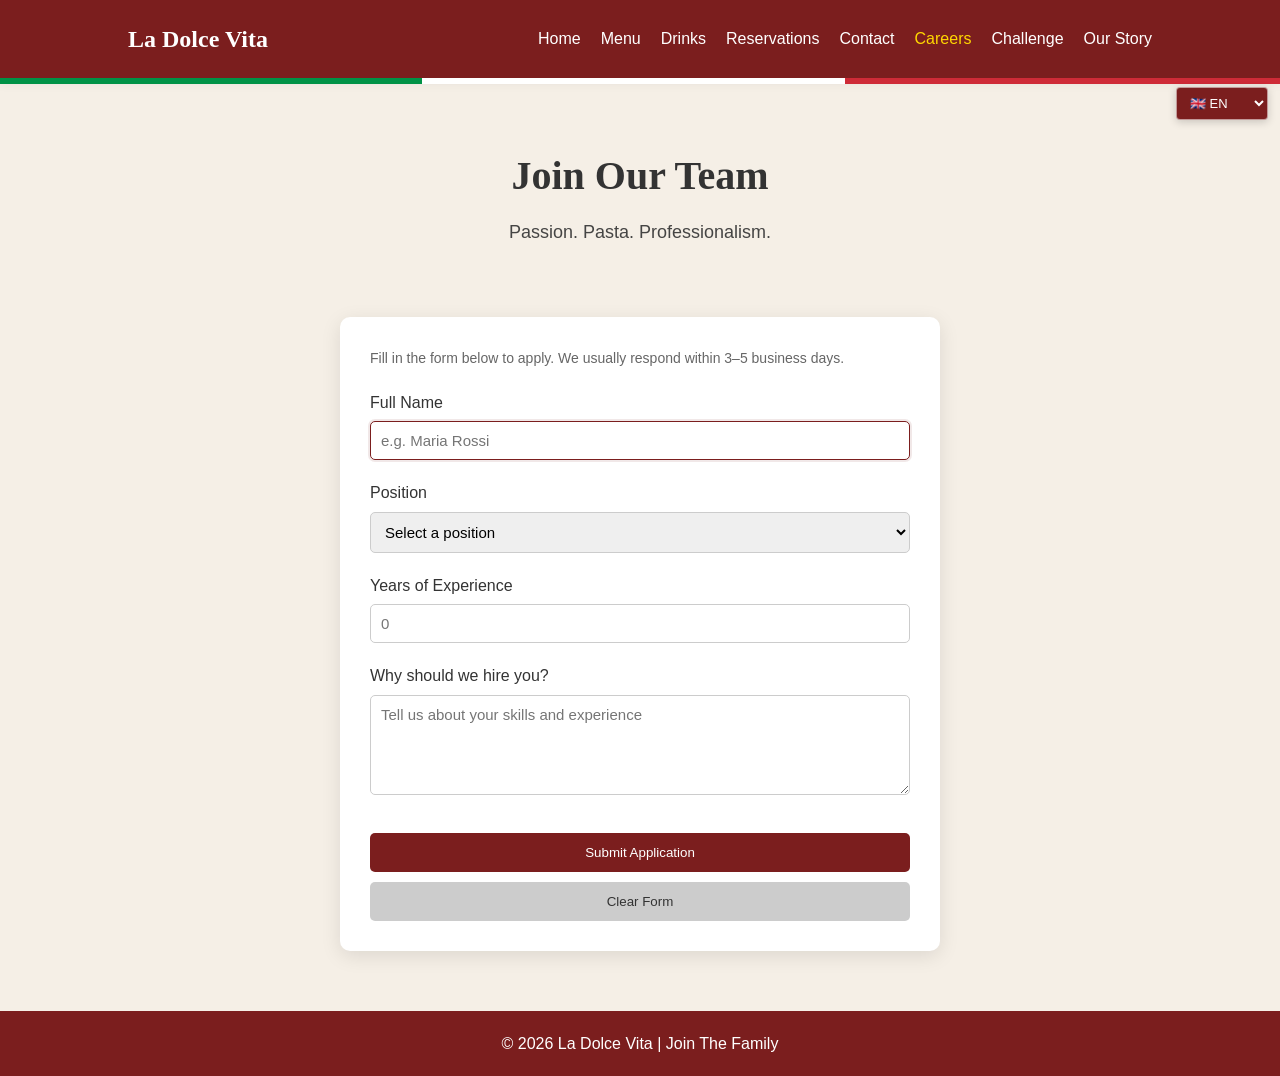
<file: html's/career.html>
<!DOCTYPE html>
<html lang="en">
<head>
<meta charset="UTF-8">
<meta name="viewport" content="width=device-width, initial-scale=1.0">
<title>Careers | La Dolce Vita</title>
 
<link href="https://fonts.googleapis.com/css2?family=Playfair+Display:wght@600;700&family=Poppins:wght@300;400;500&display=swap%22 rel="stylesheet">
<link href="../style/career.css" rel="stylesheet"/>
</head>
 
<body>
 
<nav>
<h1>La Dolce Vita</h1>
<ul>
<li><a href="index.html">Home</a></li>
<li><a href="menu.html">Menu</a></li>
<li><a href="drinks.html">Drinks</a></li>
<li><a href="reservations.html">Reservations</a></li>
<li><a href="contact.html">Contact</a></li>
<li><a href="career.html" class="active">Careers</a></li>
<li><a href="challenge.html">Challenge</a></li>
<li><a href="story.html">Our Story</a></li>
</ul>
</nav>
 
<div class="flag-bar"></div>
 
<header>
<h2>Join Our Team</h2>
<p>Passion. Pasta. Professionalism.</p>
</header>
 
<div class="card">
 
<p style="font-size:14px;color:#666;margin-bottom:20px;">
Fill in the form below to apply. We usually respond within 3–5 business days.
</p>
 
<form onsubmit="return applyNow(event)">
 
<div class="form-group">
<label for="name">Full Name</label>
<input type="text" id="name" required placeholder="e.g. Maria Rossi" autofocus>
</div>
 
<div class="form-group">
<label for="position">Position</label>
<select id="position" required>
<option value="">Select a position</option>
<option>Chef</option>
<option>Pizza Chef</option>
<option>Waiter/Waitress</option>
<option>Dishwasher</option>
<option>Manager</option>
</select>
</div>
 
<div class="form-group">
<label for="experience">Years of Experience</label>
<input type="number" id="experience" min="0" max="50" required placeholder="0">
</div>
 
<div class="form-group">
<label for="message">Why should we hire you?</label>
<textarea id="message" required placeholder="Tell us about your skills and experience"></textarea>
</div>
 
<button type="submit">Submit Application</button>
<button type="reset" class="secondary-btn">Clear Form</button>
 
<p id="confirmation" class="confirmation">
Grazie! Your application has been submitted. We will contact you soon.
</p>
 
</form>
</div>
 
<footer>
© 2026 La Dolce Vita | Join The Family
</footer>
 
<script>
function applyNow(event){
event.preventDefault();
document.getElementById("confirmation").style.display="block";
return false;
}
</script>
 
<script src="translations.js" defer></script>
</body>
</html>
</file>
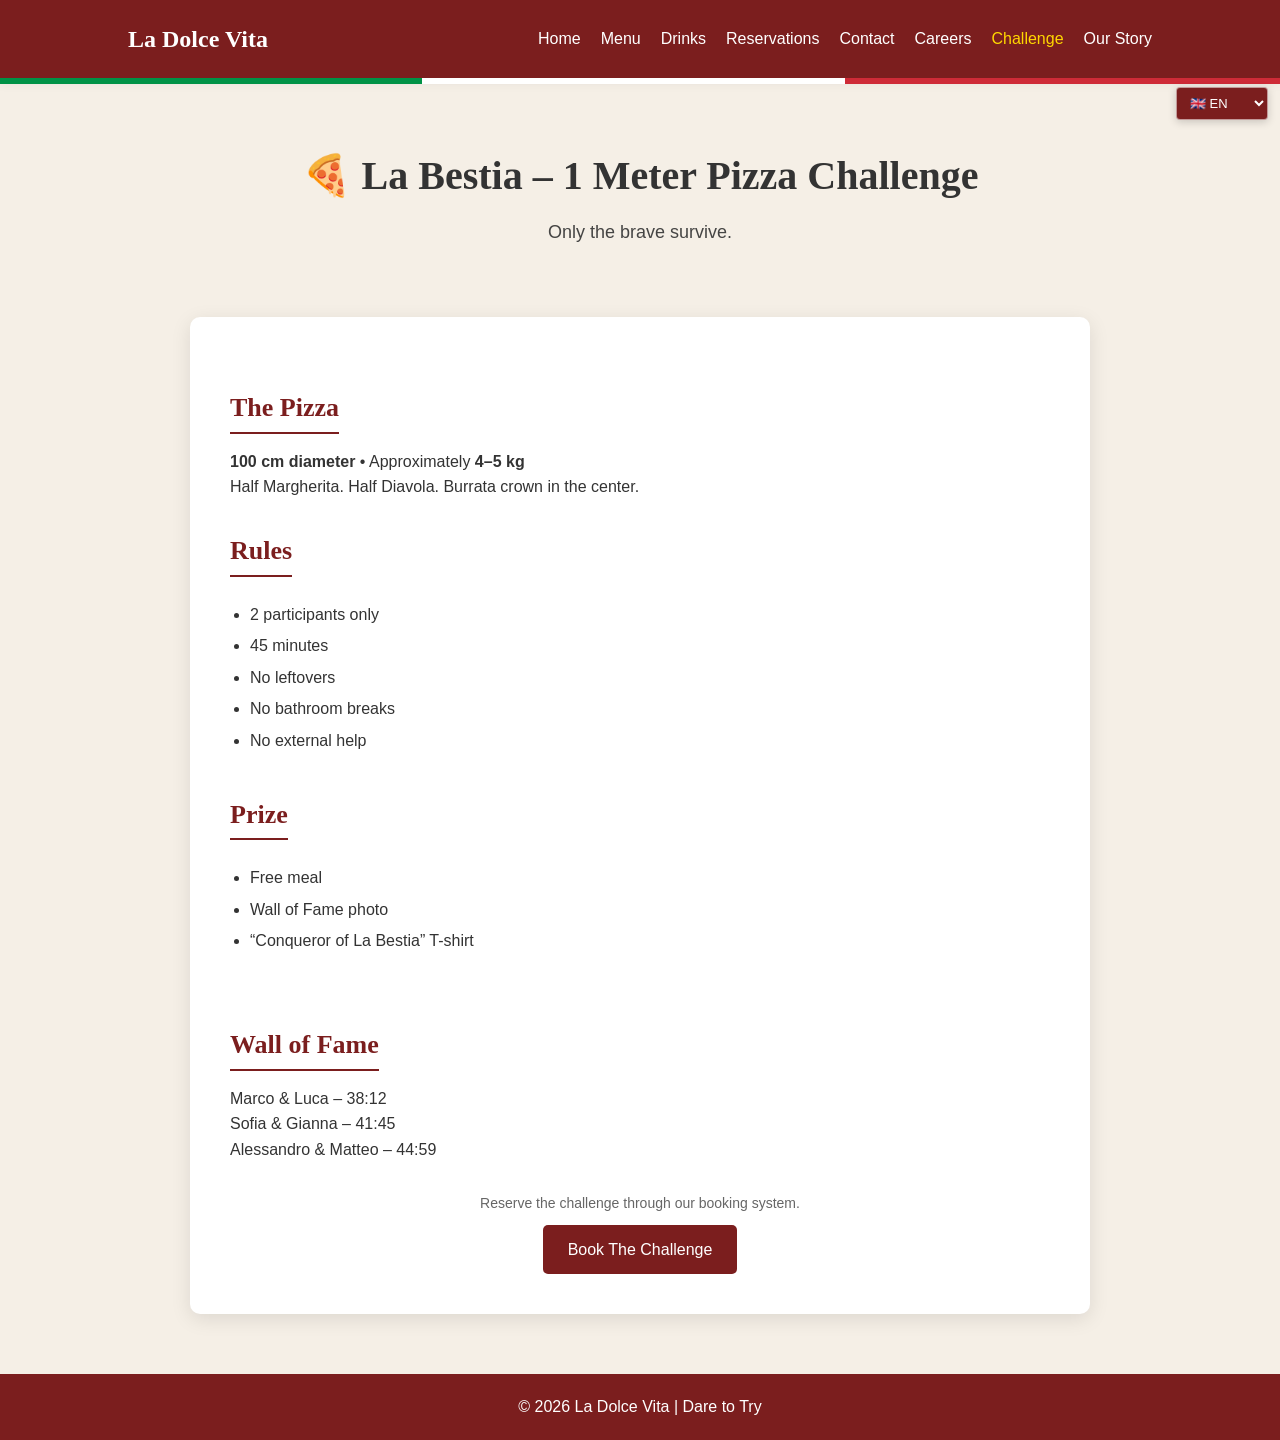
<file: html's/challenge.html>
<!DOCTYPE html>
<html lang="en">
<head>
<meta charset="UTF-8">
<meta name="viewport" content="width=device-width, initial-scale=1.0">
<title>La Bestia Challenge | La Dolce Vita</title>
 
<link href="https://fonts.googleapis.com/css2?family=Playfair+Display:wght@600;700&family=Poppins:wght@300;400;500&display=swap%22 rel="stylesheet">
 
 
<link href="../style/challenge.css" rel="stylesheet"/>
 
</head>
 
<body>
 
<nav>
    <h1>La Dolce Vita</h1>
    <ul>
        <li><a href="index.html">Home</a></li>
        <li><a href="menu.html">Menu</a></li>
        <li><a href="drinks.html">Drinks</a></li>
        <li><a href="reservations.html">Reservations</a></li>
        <li><a href="contact.html">Contact</a></li>
        <li><a href="career.html">Careers</a></li>
<li><a href="challenge.html" class="active">Challenge</a></li>
        <li><a href="story.html">Our Story</a></li>
       
    </ul>
</nav>
 
<div class="flag-bar"></div>
 
<header>
<h2>🍕 La Bestia – 1 Meter Pizza Challenge</h2>
<p>Only the brave survive.</p>
</header>
 
<div class="challenge-box">
 
<h3>The Pizza</h3>
<p><strong>100 cm diameter</strong> • Approximately <strong>4–5 kg</strong></p>
<p>Half Margherita. Half Diavola. Burrata crown in the center.</p>
 
<h3>Rules</h3>
<ul>
<li>2 participants only</li>
<li>45 minutes</li>
<li>No leftovers</li>
<li>No bathroom breaks</li>
<li>No external help</li>
</ul>
 
<h3>Prize</h3>
<ul>
<li>Free meal</li>
<li>Wall of Fame photo</li>
<li>“Conqueror of La Bestia” T-shirt</li>
</ul>
 
<div class="leaderboard">
<h3>Wall of Fame</h3>
<p>Marco & Luca – 38:12</p>
<p>Sofia & Gianna – 41:45</p>
<p>Alessandro & Matteo – 44:59</p>
</div>
 
<div class="cta">
<p style="margin-bottom:10px;font-size:14px;color:#666;">
Reserve the challenge through our booking system.
</p>
<a href="reservations.html">Book The Challenge</a>
</div>
</div>
 
<footer>
© 2026 La Dolce Vita | Dare to Try
</footer>
 
<script src="translations.js" defer></script>
</body>
</html>
</file>
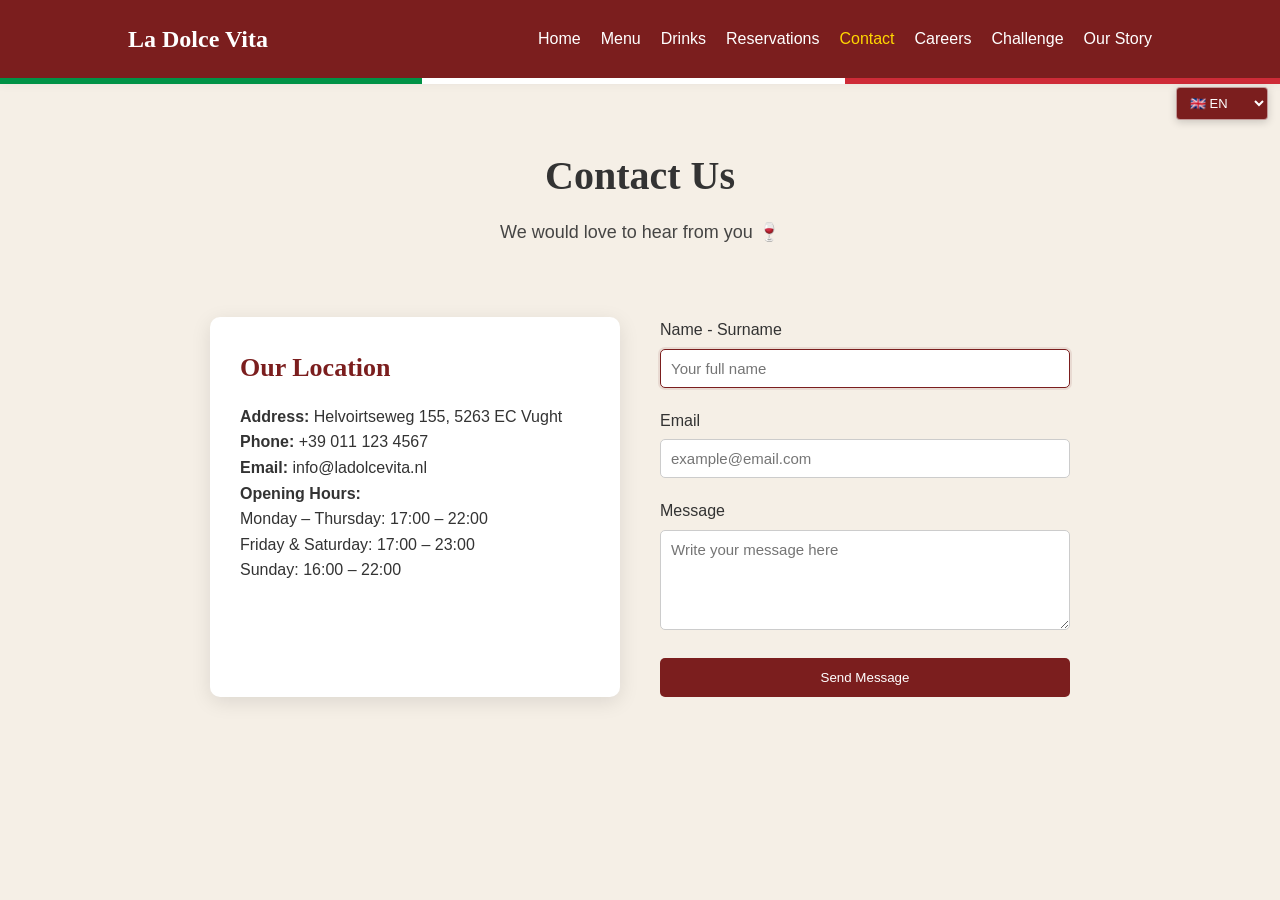
<file: html's/contact.html>
<!DOCTYPE html>
<html lang="en">
<head>
<meta charset="UTF-8">
<meta name="viewport" content="width=device-width, initial-scale=1.0">
<title>Contact | La Dolce Vita</title>
 
<link href="https://fonts.googleapis.com/css2?family=Playfair+Display:wght@600;700&family=Poppins:wght@300;400;500&display=swap%22 rel="stylesheet">
 
<link href="../style/contact.css" rel="stylesheet"/>
 
</head>
 
<body>
 
<nav>
    <h1>La Dolce Vita</h1>
    <ul>
        <li><a href="index.html">Home</a></li>
        <li><a href="menu.html">Menu</a></li>
        <li><a href="drinks.html">Drinks</a></li>
        <li><a href="reservations.html">Reservations</a></li>
   <li><a href="contact.html" class="active">Contact</a></li>
        <li><a href="career.html">Careers</a></li>
        <li><a href="challenge.html">Challenge</a></li>
        <li><a href="story.html">Our Story</a></li>
       
    </ul>
</nav>
 
<div class="flag-bar"></div>
 
<header>
    <h2>Contact Us</h2>
    <p>We would love to hear from you 🍷</p>
</header>
 
<div class="contact-container">
 
    <div class="contact-info">
        <h3>Our Location</h3>
        <p><strong>Address:</strong> Helvoirtseweg 155, 5263 EC Vught</p>
        <p><strong>Phone:</strong> +39 011 123 4567</p>
        <p><strong>Email:</strong> info@ladolcevita.nl</p>
        <p><strong>Opening Hours:</strong></p>
        <p>Monday – Thursday: 17:00 – 22:00</p>
        <p>Friday & Saturday: 17:00 – 23:00</p>
        <p>Sunday: 16:00 – 22:00</p>    
    </div>
 
    <form onsubmit="return sendMessage(event)">
 
<div class="form-group">
<label for="name">Name - Surname</label>
<input type="text" id="name" required placeholder="Your full name" autofocus>
</div>
 
<div class="form-group">
<label for="email">Email</label>
<input type="email" id="email" required placeholder="example@email.com">
</div>
 
<div class="form-group">
<label for="message">Message</label>
<textarea id="message" required placeholder="Write your message here"></textarea>
</div>
 
<button type="submit">Send Message</button>
 
<p id="confirmation" style="display:none;color:green;margin-top:15px;">
Grazie! Your message has been sent. We will respond within 24 hours.
</p>
 
</form>
 
<script src="translations.js" defer></script>
</body>
</html>
</file>
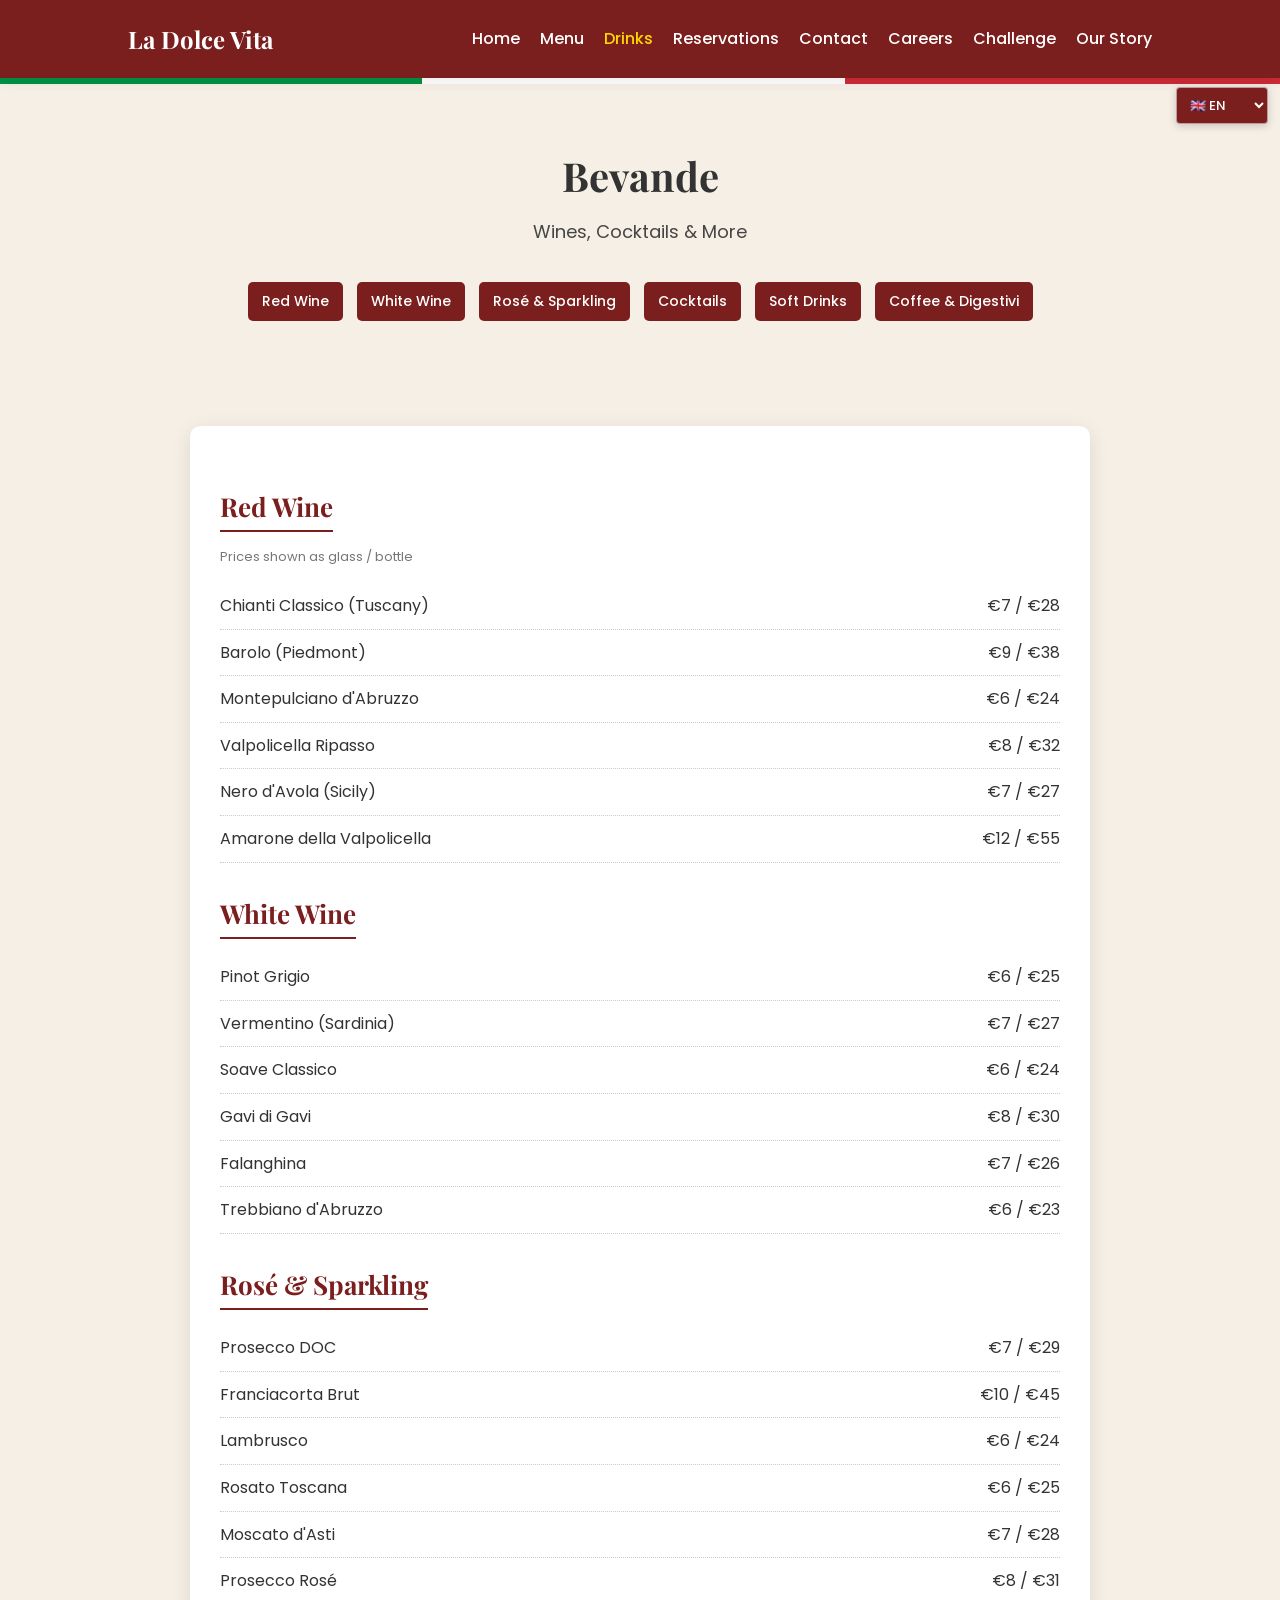
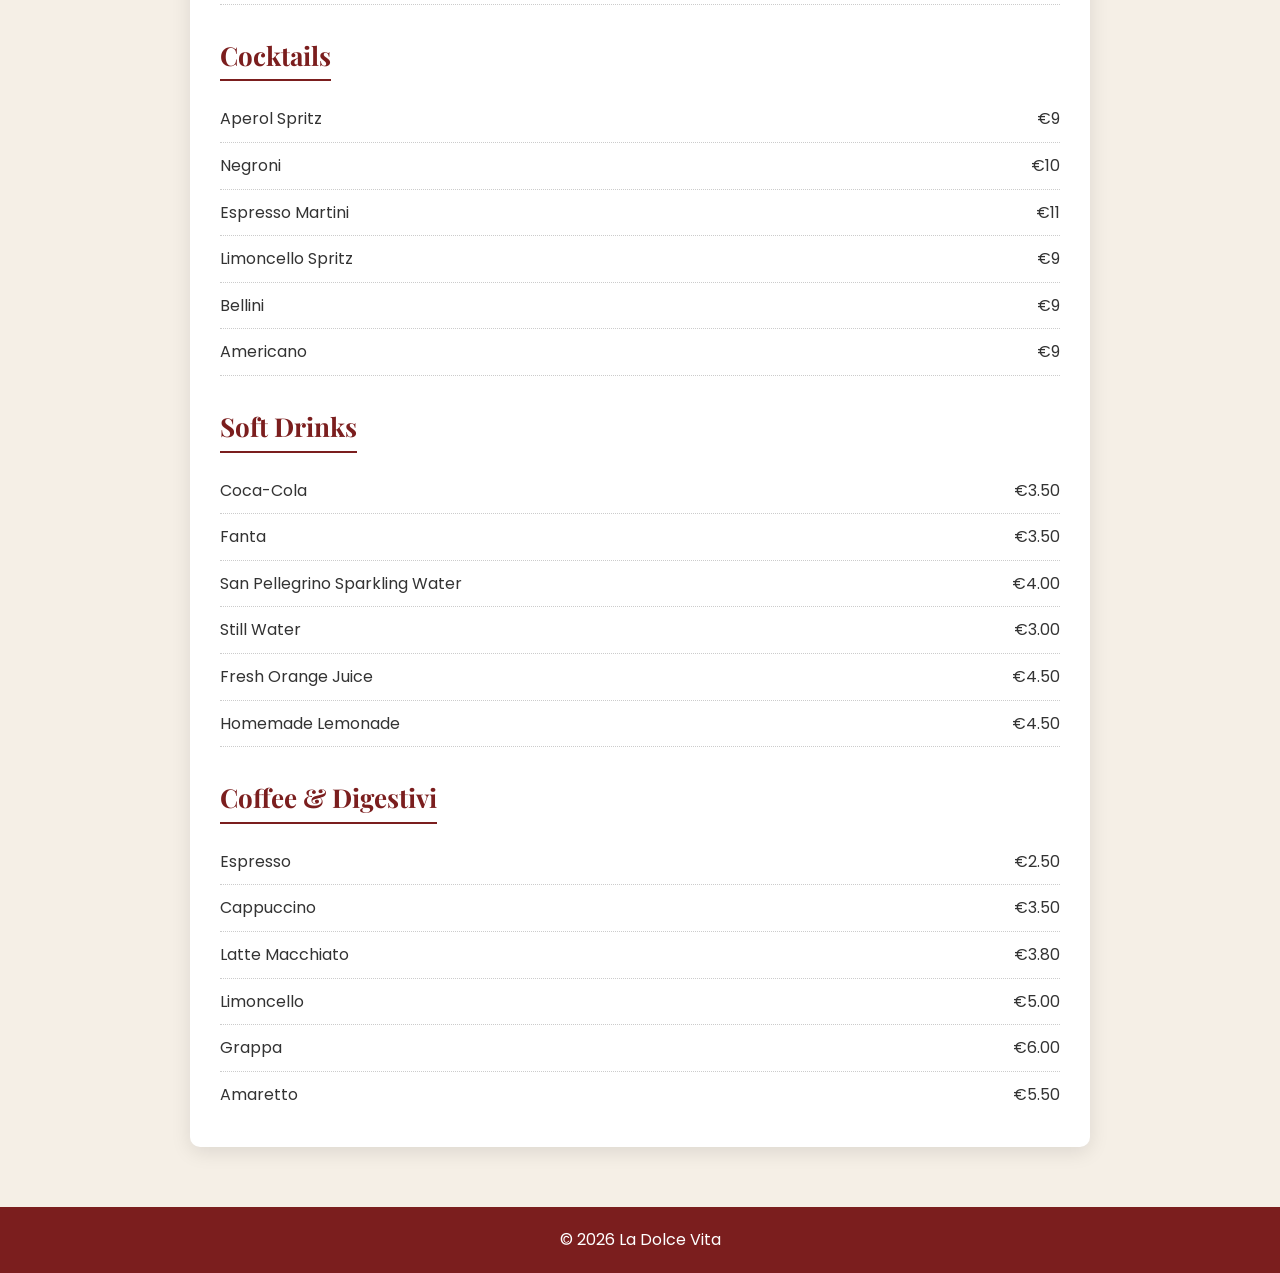
<file: html's/drinks.html>
<!DOCTYPE html>

<html lang="en" style="scroll-padding-top: 120px;">

<head>

<meta charset="UTF-8">

<meta name="viewport" content="width=device-width, initial-scale=1.0">

<title>Drinks | La Dolce Vita</title>

<link href="https://fonts.googleapis.com/css2?family=Playfair+Display:wght@600;700&family=Poppins:wght@300;400;500&display=swap" rel="stylesheet">

<link href="../style/drinks.css" rel="stylesheet"/>

</head>

<body>

<nav>

<h1>La Dolce Vita</h1>

<ul>

<li><a href="index.html">Home</a></li>

<li><a href="menu.html">Menu</a></li>
<li><a href="drinks.html" class="active">Drinks</a></li>

<li><a href="reservations.html">Reservations</a></li>

<li><a href="contact.html">Contact</a></li>

<li><a href="career.html">Careers</a></li>

<li><a href="challenge.html">Challenge</a></li>


<li><a href="story.html">Our Story</a></li>

</ul>

</nav>

<div class="flag-bar"></div>

<header>

<h2>Bevande</h2>

<p>Wines, Cocktails & More</p>

<div class="category-nav">

<a href="#red">Red Wine</a>

<a href="#white">White Wine</a>

<a href="#sparkling">Rosé & Sparkling</a>

<a href="#cocktails">Cocktails</a>

<a href="#soft">Soft Drinks</a>

<a href="#coffee">Coffee & Digestivi</a>

</div>

</header>

<div class="section">

<h3 id="red">Red Wine</h3>

<p class="price-note">Prices shown as glass / bottle</p>

<div class="drink"><span>Chianti Classico (Tuscany)</span><span>€7 / €28</span></div>

<div class="drink"><span>Barolo (Piedmont)</span><span>€9 / €38</span></div>

<div class="drink"><span>Montepulciano d'Abruzzo</span><span>€6 / €24</span></div>

<div class="drink"><span>Valpolicella Ripasso</span><span>€8 / €32</span></div>

<div class="drink"><span>Nero d'Avola (Sicily)</span><span>€7 / €27</span></div>

<div class="drink"><span>Amarone della Valpolicella</span><span>€12 / €55</span></div>

<h3 id="white">White Wine</h3>

<div class="drink"><span>Pinot Grigio</span><span>€6 / €25</span></div>

<div class="drink"><span>Vermentino (Sardinia)</span><span>€7 / €27</span></div>

<div class="drink"><span>Soave Classico</span><span>€6 / €24</span></div>

<div class="drink"><span>Gavi di Gavi</span><span>€8 / €30</span></div>

<div class="drink"><span>Falanghina</span><span>€7 / €26</span></div>

<div class="drink"><span>Trebbiano d'Abruzzo</span><span>€6 / €23</span></div>

<h3 id="sparkling">Rosé & Sparkling</h3>

<div class="drink"><span>Prosecco DOC</span><span>€7 / €29</span></div>

<div class="drink"><span>Franciacorta Brut</span><span>€10 / €45</span></div>

<div class="drink"><span>Lambrusco</span><span>€6 / €24</span></div>

<div class="drink"><span>Rosato Toscana</span><span>€6 / €25</span></div>

<div class="drink"><span>Moscato d'Asti</span><span>€7 / €28</span></div>

<div class="drink"><span>Prosecco Rosé</span><span>€8 / €31</span></div>

<h3 id="cocktails">Cocktails</h3>

<div class="drink"><span>Aperol Spritz</span><span>€9</span></div>

<div class="drink"><span>Negroni</span><span>€10</span></div>

<div class="drink"><span>Espresso Martini</span><span>€11</span></div>

<div class="drink"><span>Limoncello Spritz</span><span>€9</span></div>

<div class="drink"><span>Bellini</span><span>€9</span></div>

<div class="drink"><span>Americano</span><span>€9</span></div>

<h3 id="soft">Soft Drinks</h3>

<div class="drink"><span>Coca-Cola</span><span>€3.50</span></div>

<div class="drink"><span>Fanta</span><span>€3.50</span></div>

<div class="drink"><span>San Pellegrino Sparkling Water</span><span>€4.00</span></div>

<div class="drink"><span>Still Water</span><span>€3.00</span></div>

<div class="drink"><span>Fresh Orange Juice</span><span>€4.50</span></div>

<div class="drink"><span>Homemade Lemonade</span><span>€4.50</span></div>

<h3 id="coffee">Coffee & Digestivi</h3>

<div class="drink"><span>Espresso</span><span>€2.50</span></div>

<div class="drink"><span>Cappuccino</span><span>€3.50</span></div>

<div class="drink"><span>Latte Macchiato</span><span>€3.80</span></div>

<div class="drink"><span>Limoncello</span><span>€5.00</span></div>

<div class="drink"><span>Grappa</span><span>€6.00</span></div>

<div class="drink"><span>Amaretto</span><span>€5.50</span></div>

</div>

<footer>

© 2026 La Dolce Vita

</footer>

<script src="translations.js" defer></script>
</body>

</html>
</file>
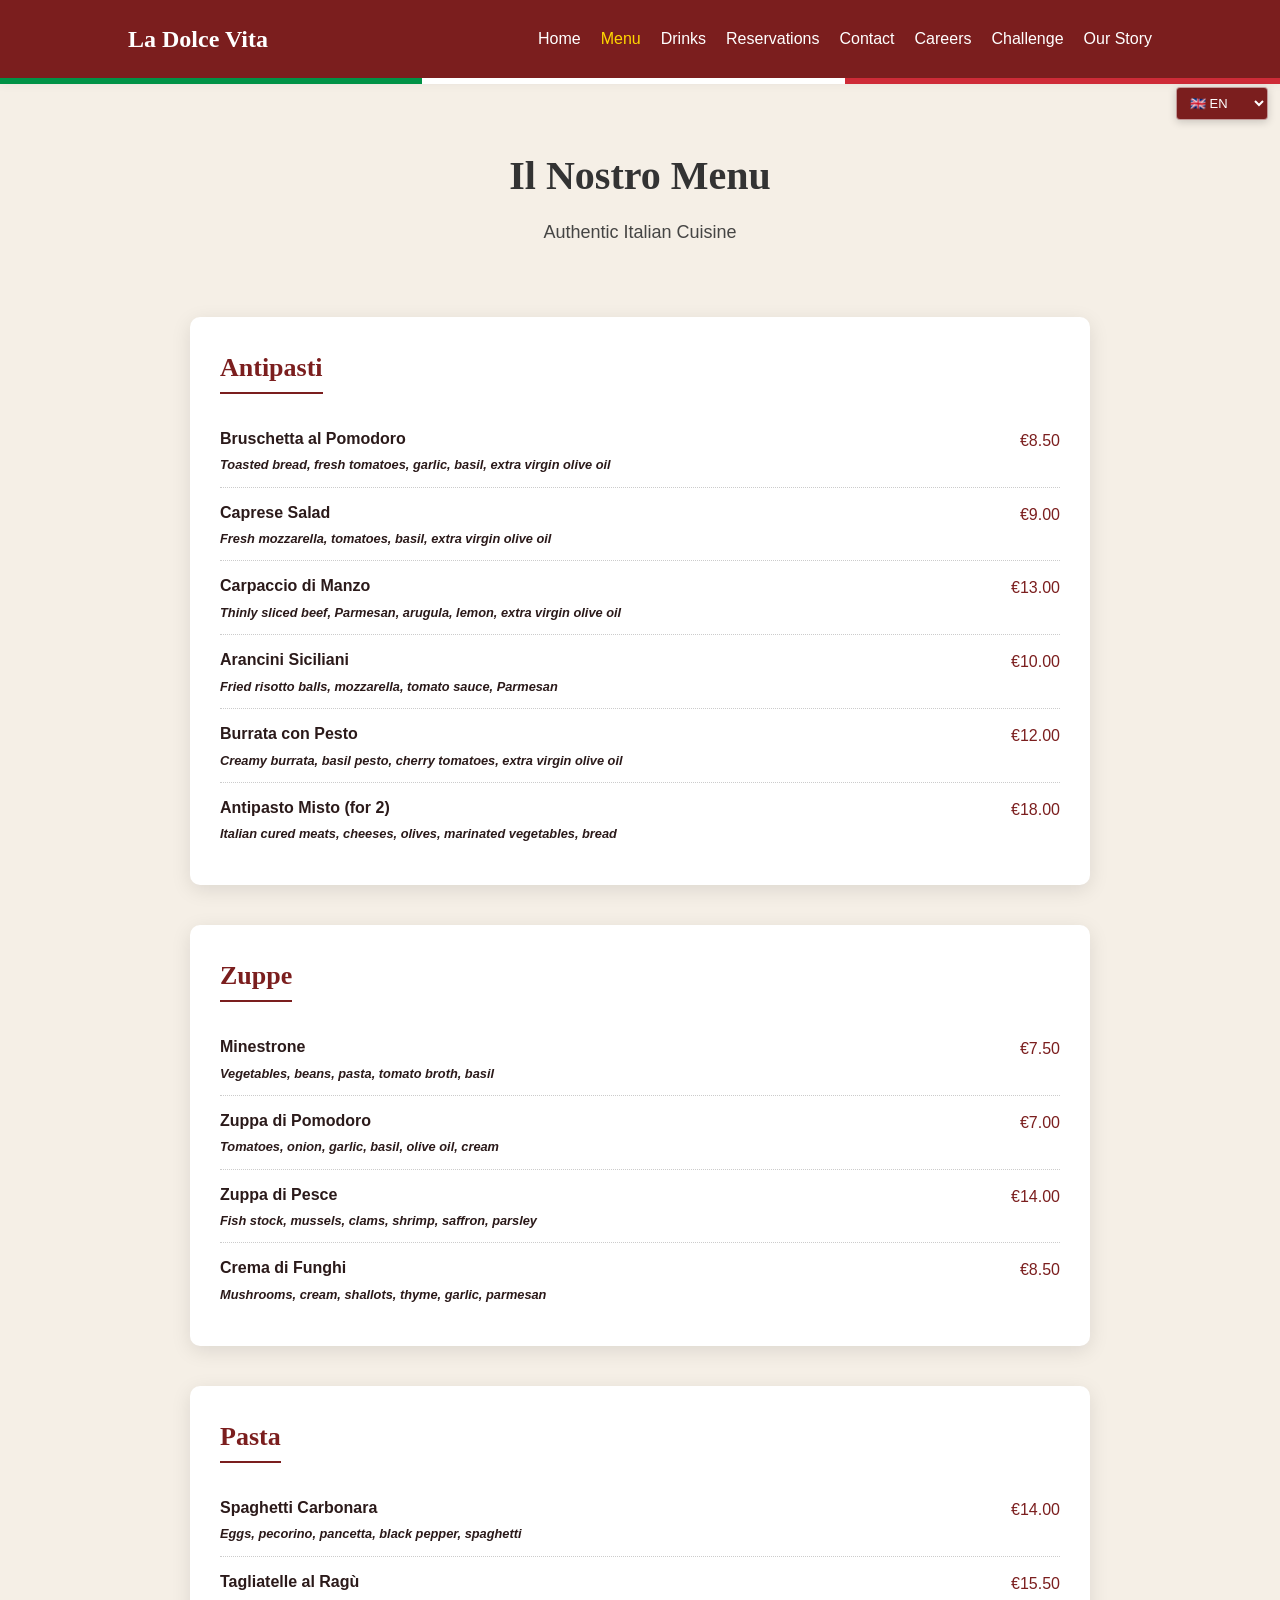
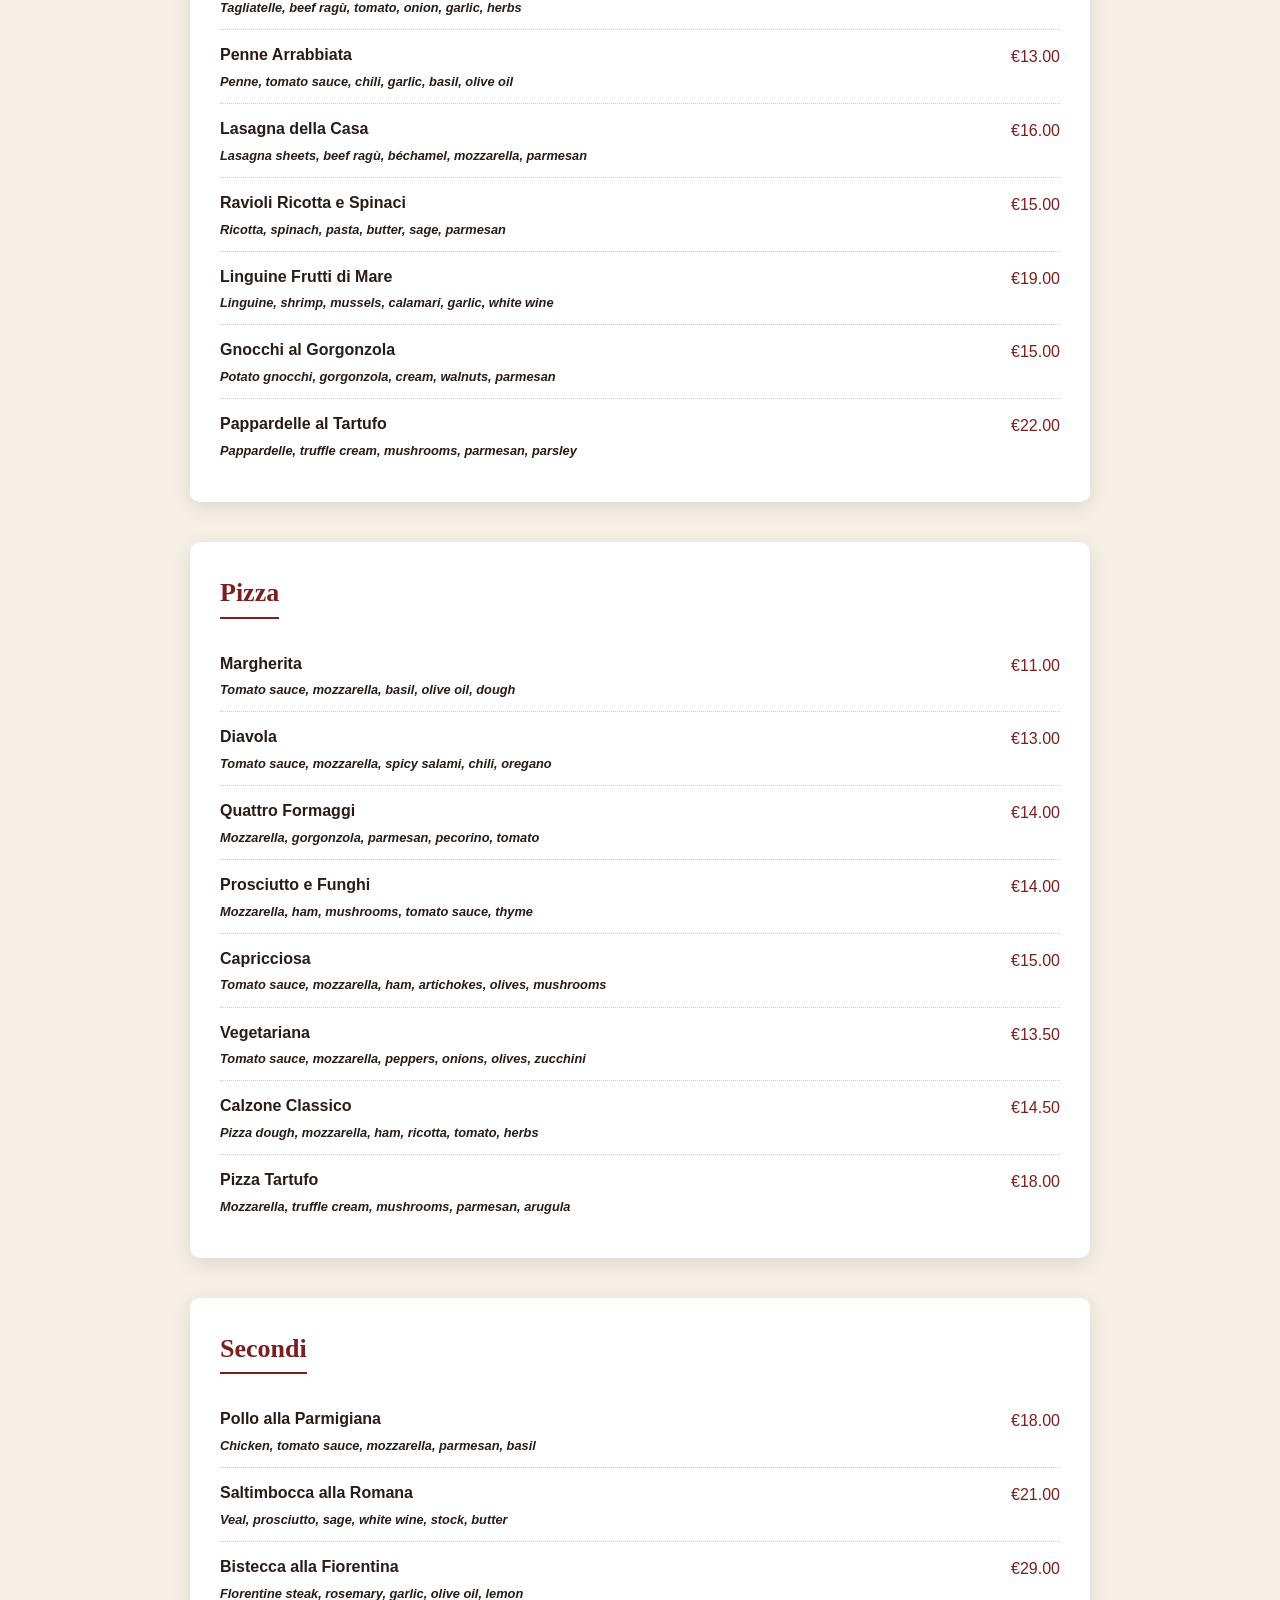
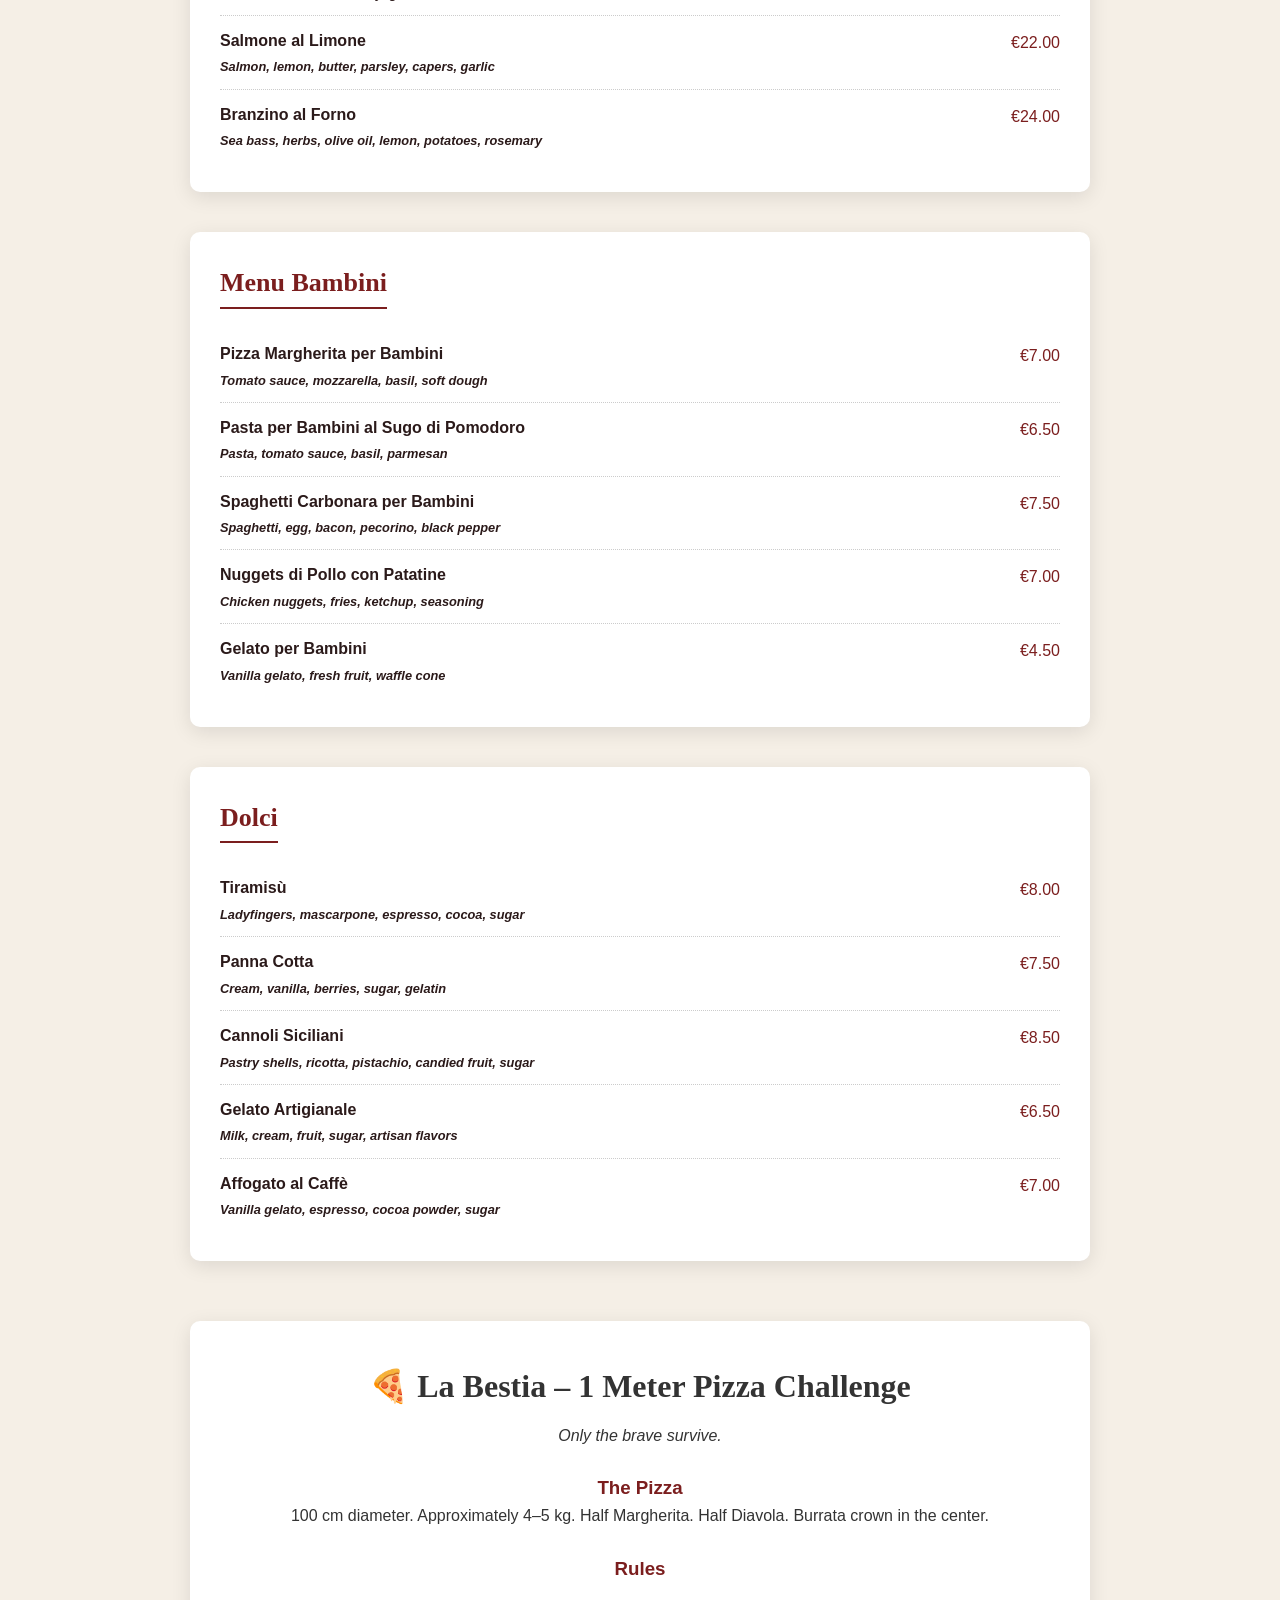
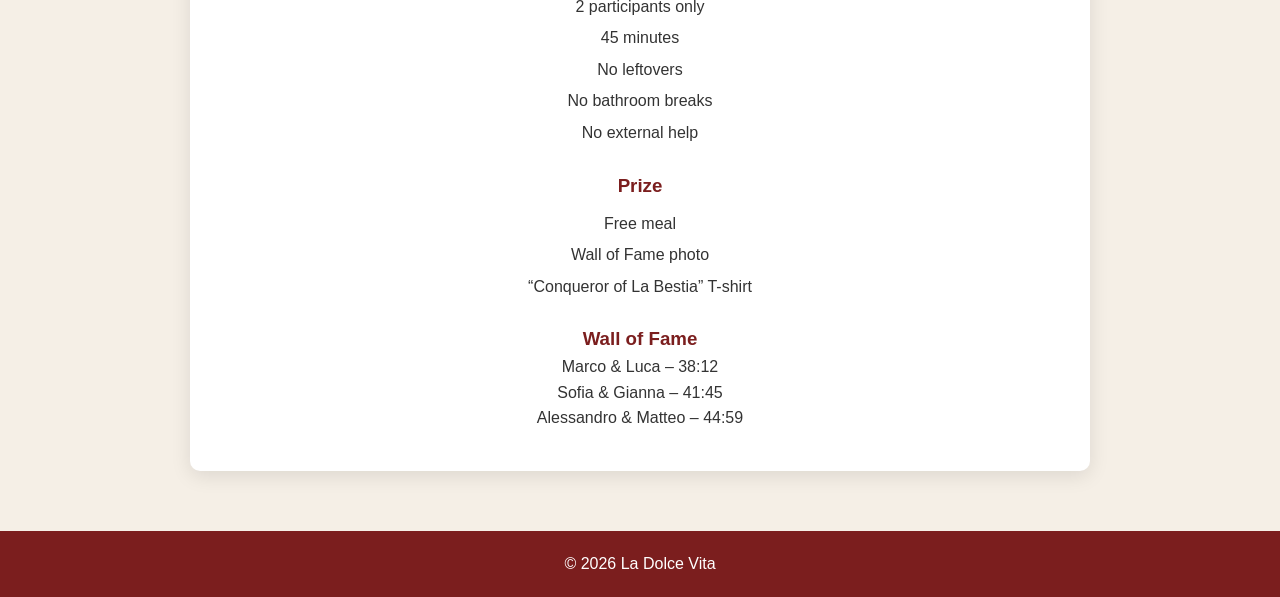
<file: html's/menu.html>
<!DOCTYPE html>
<html lang="en">
<head>
<meta charset="UTF-8">
<meta name="viewport" content="width=device-width, initial-scale=1.0">
<title>Menu | La Dolce Vita</title>
 
<link href="https://fonts.googleapis.com/css2?family=Playfair+Display:wght@600;700&family=Poppins:wght@300;400;500&display=swap%22 rel="stylesheet">
<link href="../style/menu.css" rel="stylesheet"/>
</head>
 
<body>
 
<nav>
<h1>La Dolce Vita</h1>
<ul>
<li><a href="index.html">Home</a></li>
<li><a href="menu.html" class="active">Menu</a></li>
<li><a href="drinks.html">Drinks</a></li>
<li><a href="reservations.html">Reservations</a></li>
<li><a href="contact.html">Contact</a></li>
<li><a href="career.html">Careers</a></li>
<li><a href="challenge.html">Challenge</a></li>
<li><a href="story.html">Our Story</a></li>
</ul>
</nav>
 
<div class="flag-bar"></div>
 
<header>
<h2 data-section="title">Il Nostro Menu</h2>
<p data-section="subtitle">Authentic Italian Cuisine</p>
</header>
 
<div class="menu-section">
    <h3 data-section="antipasti">Antipasti</h3>
    <div class="menu-item">
        <div>
            <span data-key="Bruschetta al Pomodoro">Bruschetta al Pomodoro</span>
            <p class="ingredients">Toasted bread, fresh tomatoes, garlic, basil, extra virgin olive oil</p>
        </div>
        <span>€8.50</span>
    </div>

    <div class="menu-item">
        <div>
            <span data-key="Caprese Salad">Caprese Salad</span>
            <p class="ingredients">Fresh mozzarella, tomatoes, basil, extra virgin olive oil</p>
        </div>
        <span>€9.00</span>
    </div>

    <div class="menu-item">
        <div>
            <span data-key="Carpaccio di Manzo">Carpaccio di Manzo</span>
            <p class="ingredients">Thinly sliced beef, Parmesan, arugula, lemon, extra virgin olive oil</p>
        </div>
        <span>€13.00</span>
    </div>

    <div class="menu-item">
        <div>
            <span data-key="Arancini Siciliani">Arancini Siciliani</span>
            <p class="ingredients">Fried risotto balls, mozzarella, tomato sauce, Parmesan</p>
        </div>
        <span>€10.00</span>
    </div>

    <div class="menu-item">
        <div>
            <span data-key="Burrata con Pesto">Burrata con Pesto</span>
            <p class="ingredients">Creamy burrata, basil pesto, cherry tomatoes, extra virgin olive oil</p>
        </div>
        <span>€12.00</span>
    </div>

    <div class="menu-item">
        <div>
            <span data-key="Antipasto Misto (for 2)">Antipasto Misto (for 2)</span>
            <p class="ingredients">Italian cured meats, cheeses, olives, marinated vegetables, bread</p>
        </div>
        <span>€18.00</span>
    </div>
</div>

<div class="menu-section">
    <h3 data-section="zuppe">Zuppe</h3>
    <div class="menu-item">
        <div>
            <span data-key="Minestrone">Minestrone</span>
            <p class="ingredients">Vegetables, beans, pasta, tomato broth, basil</p>
        </div>
        <span>€7.50</span>
    </div>
    <div class="menu-item">
        <div>
            <span data-key="Zuppa di Pomodoro">Zuppa di Pomodoro</span>
            <p class="ingredients">Tomatoes, onion, garlic, basil, olive oil, cream</p>
        </div>
        <span>€7.00</span>
    </div>
    <div class="menu-item">
        <div>
            <span data-key="Zuppa di Pesce">Zuppa di Pesce</span>
            <p class="ingredients">Fish stock, mussels, clams, shrimp, saffron, parsley</p>
        </div>
        <span>€14.00</span>
    </div>
    <div class="menu-item">
        <div>
            <span data-key="Crema di Funghi">Crema di Funghi</span>
            <p class="ingredients">Mushrooms, cream, shallots, thyme, garlic, parmesan</p>
        </div>
        <span>€8.50</span>
    </div>
</div>

<div class="menu-section">
    <h3 data-section="pasta">Pasta</h3>
    <div class="menu-item">
        <div>
            <span data-key="Spaghetti Carbonara">Spaghetti Carbonara</span>
            <p class="ingredients">Eggs, pecorino, pancetta, black pepper, spaghetti</p>
        </div>
        <span>€14.00</span>
    </div>
    <div class="menu-item">
        <div>
            <span data-key="Tagliatelle al Ragù">Tagliatelle al Ragù</span>
            <p class="ingredients">Tagliatelle, beef ragù, tomato, onion, garlic, herbs</p>
        </div>
        <span>€15.50</span>
    </div>
    <div class="menu-item">
        <div>
            <span data-key="Penne Arrabbiata">Penne Arrabbiata</span>
            <p class="ingredients">Penne, tomato sauce, chili, garlic, basil, olive oil</p>
        </div>
        <span>€13.00</span>
    </div>
    <div class="menu-item">
        <div>
            <span data-key="Lasagna della Casa">Lasagna della Casa</span>
            <p class="ingredients">Lasagna sheets, beef ragù, béchamel, mozzarella, parmesan</p>
        </div>
        <span>€16.00</span>
    </div>
    <div class="menu-item">
        <div>
            <span data-key="Ravioli Ricotta e Spinaci">Ravioli Ricotta e Spinaci</span>
            <p class="ingredients">Ricotta, spinach, pasta, butter, sage, parmesan</p>
        </div>
        <span>€15.00</span>
    </div>
    <div class="menu-item">
        <div>
            <span data-key="Linguine Frutti di Mare">Linguine Frutti di Mare</span>
            <p class="ingredients">Linguine, shrimp, mussels, calamari, garlic, white wine</p>
        </div>
        <span>€19.00</span>
    </div>
    <div class="menu-item">
        <div>
            <span data-key="Gnocchi al Gorgonzola">Gnocchi al Gorgonzola</span>
            <p class="ingredients">Potato gnocchi, gorgonzola, cream, walnuts, parmesan</p>
        </div>
        <span>€15.00</span>
    </div>
    <div class="menu-item">
        <div>
            <span data-key="Pappardelle al Tartufo">Pappardelle al Tartufo</span>
            <p class="ingredients">Pappardelle, truffle cream, mushrooms, parmesan, parsley</p>
        </div>
        <span>€22.00</span>
    </div>
</div>

<div class="menu-section">
    <h3 data-section="pizza">Pizza</h3>
    <div class="menu-item">
        <div>
            <span data-key="Margherita">Margherita</span>
            <p class="ingredients">Tomato sauce, mozzarella, basil, olive oil, dough</p>
        </div>
        <span>€11.00</span>
    </div>
    <div class="menu-item">
        <div>
            <span data-key="Diavola">Diavola</span>
            <p class="ingredients">Tomato sauce, mozzarella, spicy salami, chili, oregano</p>
        </div>
        <span>€13.00</span>
    </div>
    <div class="menu-item">
        <div>
            <span data-key="Quattro Formaggi">Quattro Formaggi</span>
            <p class="ingredients">Mozzarella, gorgonzola, parmesan, pecorino, tomato</p>
        </div>
        <span>€14.00</span>
    </div>
    <div class="menu-item">
        <div>
            <span data-key="Prosciutto e Funghi">Prosciutto e Funghi</span>
            <p class="ingredients">Mozzarella, ham, mushrooms, tomato sauce, thyme</p>
        </div>
        <span>€14.00</span>
    </div>
    <div class="menu-item">
        <div>
            <span data-key="Capricciosa">Capricciosa</span>
            <p class="ingredients">Tomato sauce, mozzarella, ham, artichokes, olives, mushrooms</p>
        </div>
        <span>€15.00</span>
    </div>
    <div class="menu-item">
        <div>
            <span data-key="Vegetariana">Vegetariana</span>
            <p class="ingredients">Tomato sauce, mozzarella, peppers, onions, olives, zucchini</p>
        </div>
        <span>€13.50</span>
    </div>
    <div class="menu-item">
        <div>
            <span data-key="Calzone Classico">Calzone Classico</span>
            <p class="ingredients">Pizza dough, mozzarella, ham, ricotta, tomato, herbs</p>
        </div>
        <span>€14.50</span>
    </div>
    <div class="menu-item">
        <div>
            <span data-key="Pizza Tartufo">Pizza Tartufo</span>
            <p class="ingredients">Mozzarella, truffle cream, mushrooms, parmesan, arugula</p>
        </div>
        <span>€18.00</span>
    </div>
</div>

<div class="menu-section">
    <h3 data-section="secondi">Secondi</h3>
    <div class="menu-item">
        <div>
            <span data-key="Pollo alla Parmigiana">Pollo alla Parmigiana</span>
            <p class="ingredients">Chicken, tomato sauce, mozzarella, parmesan, basil</p>
        </div>
        <span>€18.00</span>
    </div>
    <div class="menu-item">
        <div>
            <span data-key="Saltimbocca alla Romana">Saltimbocca alla Romana</span>
            <p class="ingredients">Veal, prosciutto, sage, white wine, stock, butter</p>
        </div>
        <span>€21.00</span>
    </div>
    <div class="menu-item">
        <div>
            <span data-key="Bistecca alla Fiorentina">Bistecca alla Fiorentina</span>
            <p class="ingredients">Florentine steak, rosemary, garlic, olive oil, lemon</p>
        </div>
        <span>€29.00</span>
    </div>
    <div class="menu-item">
        <div>
            <span data-key="Salmone al Limone">Salmone al Limone</span>
            <p class="ingredients">Salmon, lemon, butter, parsley, capers, garlic</p>
        </div>
        <span>€22.00</span>
    </div>
    <div class="menu-item">
        <div>
            <span data-key="Branzino al Forno">Branzino al Forno</span>
            <p class="ingredients">Sea bass, herbs, olive oil, lemon, potatoes, rosemary</p>
        </div>
        <span>€24.00</span>
    </div>
</div>

<div class="menu-section">
    <h3 data-section="kids">Menu Bambini</h3>
    <div class="menu-item">
        <div>
            <span data-key="Kids Margherita">Pizza Margherita per Bambini</span>
            <p class="ingredients">Tomato sauce, mozzarella, basil, soft dough</p>
        </div>
        <span>€7.00</span>
    </div>
    <div class="menu-item">
        <div>
            <span data-key="Kids Pasta">Pasta per Bambini al Sugo di Pomodoro</span>
            <p class="ingredients">Pasta, tomato sauce, basil, parmesan</p>
        </div>
        <span>€6.50</span>
    </div>
    <div class="menu-item">
        <div>
            <span data-key="Kids Carbonara">Spaghetti Carbonara per Bambini</span>
            <p class="ingredients">Spaghetti, egg, bacon, pecorino, black pepper</p>
        </div>
        <span>€7.50</span>
    </div>
    <div class="menu-item">
        <div>
            <span data-key="Kids Nuggets">Nuggets di Pollo con Patatine</span>
            <p class="ingredients">Chicken nuggets, fries, ketchup, seasoning</p>
        </div>
        <span>€7.00</span>
    </div>
    <div class="menu-item">
        <div>
            <span data-key="Kids Gelato">Gelato per Bambini</span>
            <p class="ingredients">Vanilla gelato, fresh fruit, waffle cone</p>
        </div>
        <span>€4.50</span>
    </div>
</div>

<div class="menu-section">
    <h3 data-section="dolci">Dolci</h3>
    <div class="menu-item">
        <div>
            <span data-key="Tiramisù">Tiramisù</span>
            <p class="ingredients">Ladyfingers, mascarpone, espresso, cocoa, sugar</p>
        </div>
        <span>€8.00</span>
    </div>
    <div class="menu-item">
        <div>
            <span data-key="Panna Cotta">Panna Cotta</span>
            <p class="ingredients">Cream, vanilla, berries, sugar, gelatin</p>
        </div>
        <span>€7.50</span>
    </div>
    <div class="menu-item">
        <div>
            <span data-key="Cannoli Siciliani">Cannoli Siciliani</span>
            <p class="ingredients">Pastry shells, ricotta, pistachio, candied fruit, sugar</p>
        </div>
        <span>€8.50</span>
    </div>
    <div class="menu-item">
        <div>
            <span data-key="Gelato Artigianale">Gelato Artigianale</span>
            <p class="ingredients">Milk, cream, fruit, sugar, artisan flavors</p>
        </div>
        <span>€6.50</span>
    </div>
    <div class="menu-item">
        <div>
            <span data-key="Affogato al Caffè">Affogato al Caffè</span>
            <p class="ingredients">Vanilla gelato, espresso, cocoa powder, sugar</p>
        </div>
        <span>€7.00</span>
    </div>
</div>

<section class="challenge-section">
<h2>🍕 La Bestia – 1 Meter Pizza Challenge</h2>
<p><em>Only the brave survive.</em></p>
<h3>The Pizza</h3>
<p>100 cm diameter. Approximately 4–5 kg. Half Margherita. Half Diavola. Burrata crown in the center.</p>
<h3>Rules</h3>
<ul>
<li>2 participants only</li>
<li>45 minutes</li>
<li>No leftovers</li>
<li>No bathroom breaks</li>
<li>No external help</li>
</ul>
<h3>Prize</h3>
<ul>
<li>Free meal</li>
<li>Wall of Fame photo</li>
<li>“Conqueror of La Bestia” T-shirt</li>
</ul>
<h3>Wall of Fame</h3>
<p>Marco & Luca – 38:12</p>
<p>Sofia & Gianna – 41:45</p>
<p>Alessandro & Matteo – 44:59</p>
</section>
 
<footer>© 2026 La Dolce Vita</footer>
 
<script src="translations.js" defer></script>
</body>
</html>
</file>
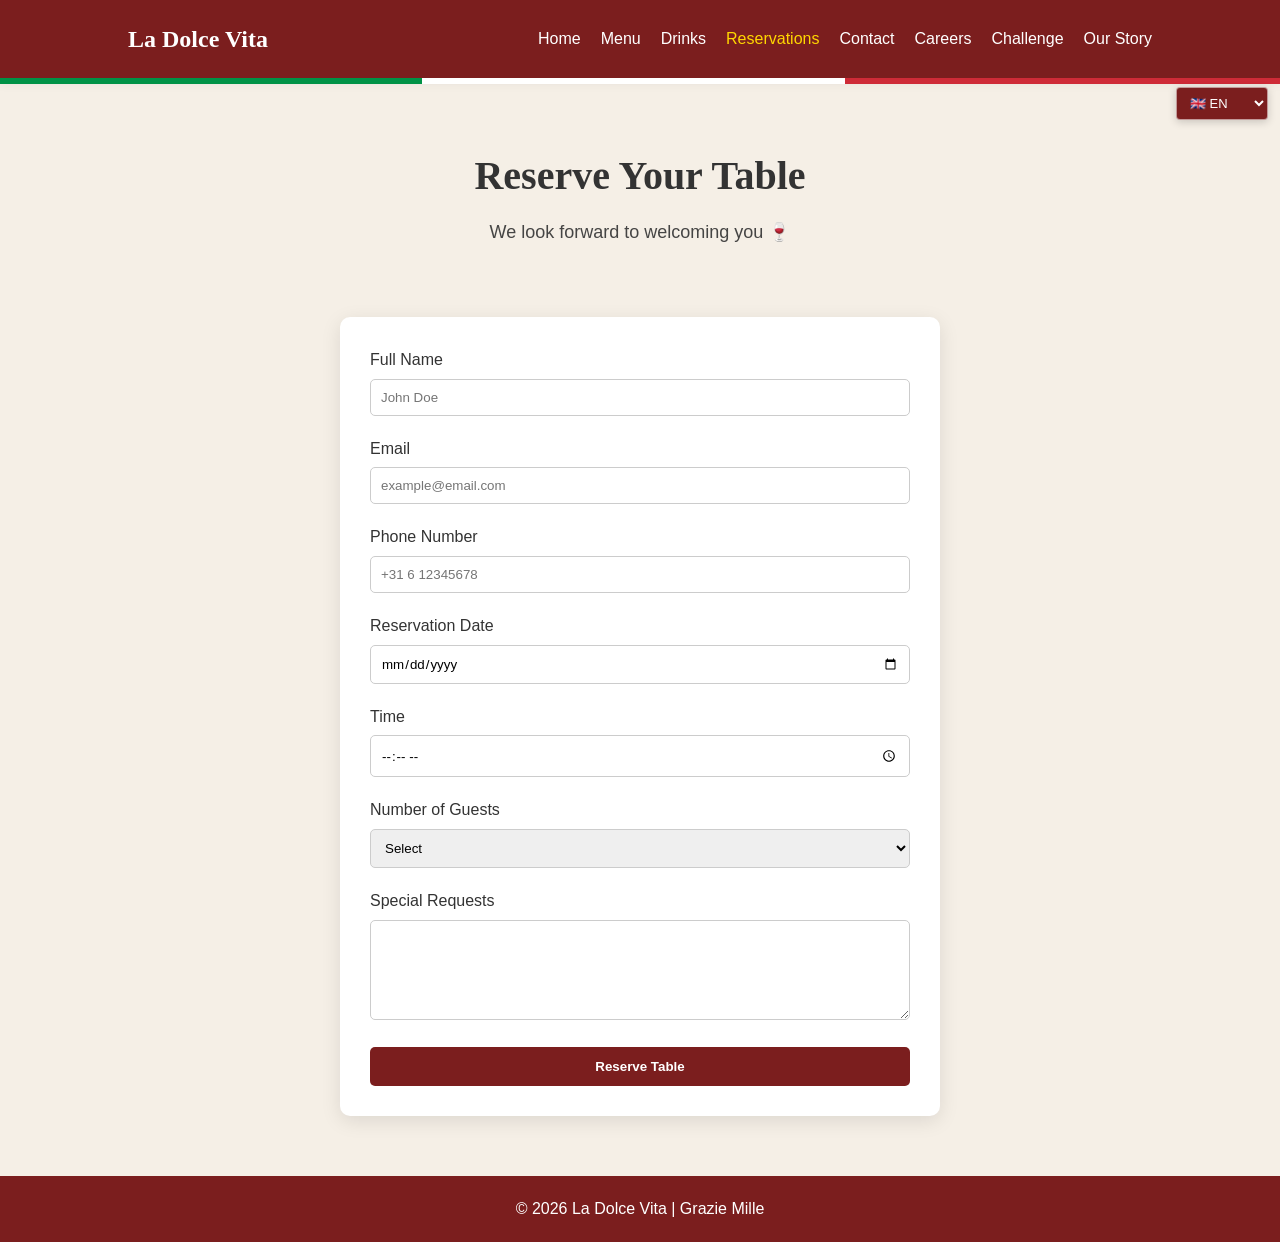
<file: html's/reservations.html>
<!DOCTYPE html>
<html lang="en">
<head>
<meta charset="UTF-8">
<meta name="viewport" content="width=device-width, initial-scale=1.0">
<meta name="description" content="Reserve your table at La Dolce Vita – authentic Italian dining in Vught.">
<title>Reservations | La Dolce Vita</title>
 
<link href="https://fonts.googleapis.com/css2?family=Playfair+Display:wght@600;700&family=Poppins:wght@300;400;500&display=swap%22 rel="stylesheet">
<link href="../style/reservations.css" rel="stylesheet"/>
 
</head>
 
 
<body>
 
<nav>
<h1>La Dolce Vita</h1>
<ul>
<li><a href="index.html">Home</a></li>
<li><a href="menu.html">Menu</a></li>
<li><a href="drinks.html">Drinks</a></li>
<li><a href="reservations.html" class="active">Reservations</a></li>
<li><a href="contact.html">Contact</a></li>
<li><a href="career.html">Careers</a></li>
<li><a href="challenge.html">Challenge</a></li>
<li><a href="story.html">Our Story</a></li>
</ul>
</nav>
 
<div class="flag-bar"></div>
 
<header>
<h2>Reserve Your Table</h2>
<p>We look forward to welcoming you 🍷</p>
</header>
 
<div class="card">
<form id="reservationForm">
 
<div class="success-message" id="successMessage">
✔ Reservation Confirmed! We look forward to welcoming you 🍷
</div>
 
 
 
<!-- NAME -->
<div class="form-group">
<label for="name">Full Name</label>
<input type="text" id="name" required placeholder="John Doe">
<small class="error" id="nameError"></small>
</div>
 
<!-- EMAIL -->
<div class="form-group">
<label for="email">Email</label>
<input type="email" id="email" required placeholder="example@email.com">
<small class="error" id="emailError"></small>
</div>
 
<!-- PHONE -->
<div class="form-group">
<label for="phone">Phone Number</label>
<input type="tel" id="phone" required placeholder="+31 6 12345678">
<small class="error" id="phoneError"></small>
</div>
 
<!-- DATE -->
<div class="form-group">
<label for="date">Reservation Date</label>
<input type="date" id="date" required>
<small class="error" id="dateError"></small>
</div>
 
<!-- TIME -->
<div class="form-group">
<label for="time">Time</label>
<input type="time" id="time" required>
<small class="error" id="timeError"></small>
</div>
 
<!-- GUESTS -->
<div class="form-group">
<label for="guests">Number of Guests</label>
<select id="guests" required>
<option value="">Select</option>
<option value="1">1</option>
<option value="2">2</option>
<option value="3">3</option>
<option value="4">4</option>
<option value="5">5</option>
<option value="6+">6+</option>
</select>
<small class="error" id="guestsError"></small>
</div>
 
<!-- REQUESTS -->
<div class="form-group">
<label for="requests">Special Requests</label>
<textarea id="requests"></textarea>
<small class="error" id="requestsError"></small>
</div>
 
<button type="submit">Reserve Table</button>
 
</form>
</div>
 
<footer>
© 2026 La Dolce Vita | Grazie Mille
</footer>
<script>
// WAIT UNTIL HTML IS LOADED
document.addEventListener("DOMContentLoaded", function(){
 
// FORM & SUCCESS MESSAGE
const form = document.getElementById('reservationForm');
const successMessage = document.getElementById('successMessage');
 
// INPUTS
const name = document.getElementById('name');
const email = document.getElementById('email');
const phone = document.getElementById('phone');
const date = document.getElementById('date');
const time = document.getElementById('time');
const guests = document.getElementById('guests');
 
// ERRORS
const nameError = document.getElementById('nameError');
const emailError = document.getElementById('emailError');
const phoneError = document.getElementById('phoneError');
const dateError = document.getElementById('dateError');
const timeError = document.getElementById('timeError');
const guestsError = document.getElementById('guestsError');
 
// OPENING HOURS
const openingHours = {
    0: null,
    1: ["17:00","22:00"],
    2: ["17:00","22:00"],
    3: ["17:00","22:00"],
    4: ["17:00","23:00"],
    5: ["17:00","23:30"],
    6: ["16:00","23:30"]
};
 
// SET MIN DATE = TODAY
const todayDate = new Date().toISOString().split("T")[0];
date.setAttribute("min", todayDate);
 
// HELPER
function getDayFromDate(dateString){
    return new Date(dateString).getDay();
}
 
// BASIC FIELD CHECK
function validateField(input, errorEl, message){
    if(!input.value.trim()){
        errorEl.textContent = message;
        input.classList.add("error-border");
        return false;
    }
 
    if(input.id === "name" && input.value.trim().length < 2){
        errorEl.textContent = "Name too short";
        input.classList.add("error-border");
        return false;
    }
 
    errorEl.textContent = "";
    input.classList.remove("error-border");
    return true;
}
 
// EMAIL VALIDATION
function validateEmail(){
    const pattern = /^[^ ]+@[^ ]+\.[a-z]{2,}$/;
    if(!pattern.test(email.value)){
        emailError.textContent = "Enter a valid email address";
        email.classList.add("error-border");
        return false;
    }
    emailError.textContent = "";
    email.classList.remove("error-border");
    return true;
}
 
// PHONE VALIDATION
function validatePhone(){
    if(phone.value.length < 10){
        phoneError.textContent = "Phone number too short";
        phone.classList.add("error-border");
        return false;
    }
    phoneError.textContent = "";
    phone.classList.remove("error-border");
    return true;
}
 
// TIME + DATE VALIDATION
function validateTime(){
    if(!validateField(date, dateError, "Select a date")) return false;
    if(!validateField(time, timeError, "Select a time")) return false;
 
    const selectedDate = new Date(date.value);
    const today = new Date();
 
    const selectedDay = selectedDate.getDay();
    const hours = openingHours[selectedDay];
 
    // CLOSED DAY
    if(!hours){
        timeError.textContent = "We are closed on Sundays";
        time.classList.add("error-border");
        return false;
    }
 
    // OUTSIDE OPENING HOURS
    if(time.value < hours[0] || time.value > hours[1]){
        timeError.textContent = `Select a time between ${hours[0]} - ${hours[1]}`;
        time.classList.add("error-border");
        return false;
    }
 
    // TIME IN THE PAST (TODAY)
    if(date.value === today.toISOString().split("T")[0]){
        const currentTime = today.toTimeString().slice(0,5);
        if(time.value < currentTime){
            timeError.textContent = "This time has already passed";
            time.classList.add("error-border");
            return false;
        }
    }
 
    timeError.textContent = "";
    time.classList.remove("error-border");
    return true;
}
 
// REAL-TIME VALIDATION
name.addEventListener("input", ()=> validateField(name, nameError, "Name is required"));
name.addEventListener("blur", ()=> validateField(name, nameError, "Name is required"));
 
email.addEventListener("input", validateEmail);
email.addEventListener("blur", validateEmail);
 
phone.addEventListener("input", ()=>{
    phone.value = phone.value.replace(/[^0-9+ ]/g, '');
    validatePhone();
});
phone.addEventListener("blur", validatePhone);
 
date.addEventListener("change", validateTime);
time.addEventListener("change", validateTime);
time.addEventListener("input", validateTime);
 
guests.addEventListener("change", ()=> validateField(guests, guestsError, "Select number of guests"));
guests.addEventListener("blur", ()=> validateField(guests, guestsError, "Select number of guests"));
 
// SUBMIT
form.addEventListener('submit', function(e){
    e.preventDefault();
 
    let valid = true;
 
    if(!validateField(name, nameError, "Name is required")) valid = false;
    if(!validateEmail()) valid = false;
    if(!validatePhone()) valid = false;
    if(!validateField(guests, guestsError, "Select number of guests")) valid = false;
    if(!validateTime()) valid = false;
 
    if(valid){
        successMessage.style.display = 'block';
        successMessage.innerHTML =
            "✔ Reservation Confirmed!<br>We look forward to welcoming you at La Dolce Vita 🍷";
        successMessage.scrollIntoView({behavior:"smooth"});
        form.reset();
    }
});
 
});
</script>
 
<script src="translations.js" defer></script>
</body>
</html>
</file>
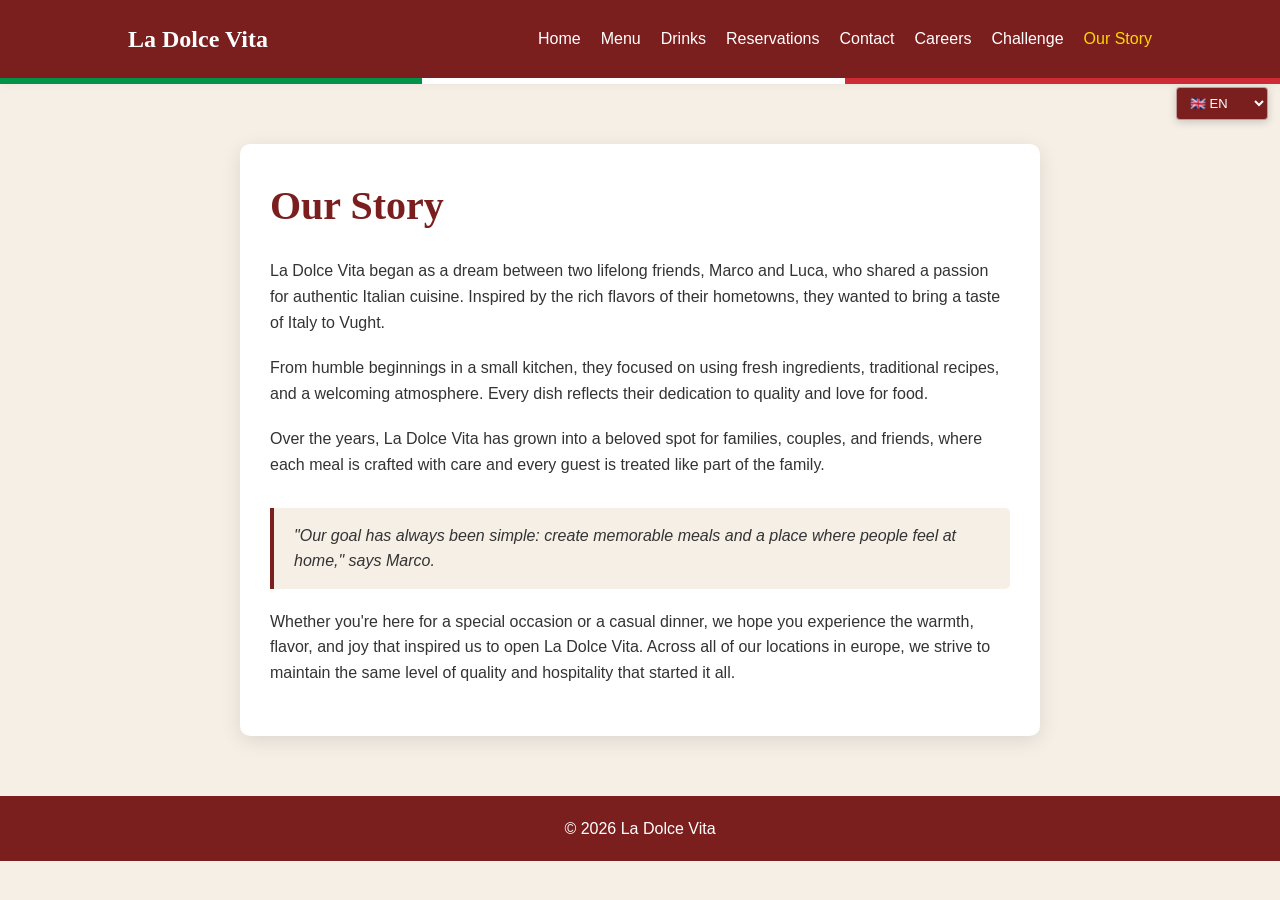
<file: html's/story.html>
<!DOCTYPE html>
<html lang="en">
 
<head>
<meta charset="UTF-8">
<meta name="viewport" content="width=device-width, initial-scale=1.0">
<title>Our Story | La Dolce Vita</title>
 
<link href="https://fonts.googleapis.com/css2?family=Playfair+Display:wght@600;700&family=Poppins:wght@300;400;500&display=swap%22 rel="stylesheet">
 
<link href="../style/story.css" rel="stylesheet"/>
 
</head>
 
<body>
 
<nav>
 
<h1>La Dolce Vita</h1>
 
<ul>
<li><a href="index.html">Home</a></li>
<li><a href="menu.html">Menu</a></li>
<li><a href="drinks.html">Drinks</a></li>
<li><a href="reservations.html">Reservations</a></li>
<li><a href="contact.html">Contact</a></li>
<li><a href="career.html">Careers</a></li>
<li><a href="challenge.html">Challenge</a></li>
<li><a href="story.html" class="active">Our Story</a></li>
</ul>
 
</nav>
<div class="flag-bar"></div>
 
<section class="story">
<h2>Our Story</h2>
 
<p>
La Dolce Vita began as a dream between two lifelong friends, Marco and Luca, who shared a passion for authentic Italian cuisine. Inspired by the rich flavors of their hometowns, they wanted to bring a taste of Italy to Vught.
</p>
 
<p>
From humble beginnings in a small kitchen, they focused on using fresh ingredients, traditional recipes, and a welcoming atmosphere. Every dish reflects their dedication to quality and love for food.
</p>
 
<p>
Over the years, La Dolce Vita has grown into a beloved spot for families, couples, and friends, where each meal is crafted with care and every guest is treated like part of the family.
</p>
 
<p class="quote">
"Our goal has always been simple: create memorable meals and a place where people feel at home," says Marco.
</p>
 
<p>
Whether you're here for a special occasion or a casual dinner, we hope you experience the warmth, flavor, and joy that inspired us to open La Dolce Vita. Across all of our locations in europe, we strive to maintain the same level of quality and hospitality that started it all.
</p>
</section>
 
<footer>
<p>© 2026 La Dolce Vita</p>
</footer>
 
<script src="translations.js" defer></script>
</body>
</html>
</file>
<file: style/career.css>
*{
    margin:0;
    padding:0;
    box-sizing:border-box;
}
 
html{
    scroll-behavior:smooth;
}
 
body{
    font-family:'Poppins', sans-serif;
    background:#f5efe6;
    color:#333;
    line-height:1.6;
}
 
/* ================= NAV ================= */
 
nav{
    display:flex;
    justify-content:space-between;
    align-items:center;
    padding:20px 10%;
    background:#7b1e1e;
    box-shadow:0 4px 12px rgba(0,0,0,0.08);
}
 
nav h1{
    font-family:'Playfair Display', serif;
    color:white;
}
 
nav ul{
    list-style:none;
    display:flex;
    gap:20px;
}
 
nav a{
    text-decoration:none;
    color:white;
    position:relative;
    padding-bottom:5px;
    transition:0.3s ease;
}
 
nav a.active{
    color:#ffd700;
}
 
nav a::after{
    content:"";
    position:absolute;
    left:0;
    bottom:0;
    width:0%;
    height:2px;
    background:#ffd700;
    transition:0.3s ease;
}
 
nav a:hover::after{
    width:100%;
}
 
/* ================= FLAG ================= */
 
.flag-bar{
    height:6px;
    background:linear-gradient(
        to right,
        #009246 33%,
        white 33%,
        white 66%,
        #ce2b37 66%
    );
}
 
/* ================= HEADER ================= */
 
header{
    text-align:center;
    padding:60px 20px 30px;
}
 
header h2{
    font-family:'Playfair Display', serif;
    font-size:40px;
    margin-bottom:10px;
}
 
header p{
    font-size:18px;
    opacity:0.9;
}
 
/* ================= CARD ================= */
 
.card{
    max-width:600px;
    margin:40px auto;
    padding:30px;
    background:white;
    border-radius:10px;
    box-shadow:0 5px 20px rgba(0,0,0,0.1);
}
 
/* ================= FORM ================= */
 
.form-group{
    margin-bottom:20px;
}
 
label{
    display:block;
    margin-bottom:6px;
    font-weight:500;
}
 
input,
select,
textarea{
    width:100%;
    padding:10px;
    border:1px solid #ccc;
    border-radius:5px;
    font-family:'Poppins', sans-serif;
    font-size:15px;
    transition:0.3s ease;
}
 
input:focus,
select:focus,
textarea:focus{
    outline:none;
    border-color:#7b1e1e;
    box-shadow:0 0 0 2px rgba(123,30,30,0.1);
}
 
textarea{
    resize:vertical;
    min-height:100px;
}
 
/* ================= BUTTON ================= */
 
button{
    width:100%;
    padding:12px;
    background:#7b1e1e;
    color:white;
    border:none;
    border-radius:5px;
    font-weight:500;
    font-family:'Poppins', sans-serif;
    cursor:pointer;
    transition:0.3s ease;
    margin-top:10px;
}
 
button:hover{
    background:#a52a2a;
}
 
/* ================= SECONDARY BUTTON ================= */
 
.secondary-btn{
    background:#ccc;
    color:#333;
}
 
.secondary-btn:hover{
    background:#bbb;
}
 
/* ================= CONFIRMATION ================= */
 
.confirmation{
    display:none;
    margin-top:15px;
    color:green;
    font-weight:500;
}
 
/* ================= FOOTER ================= */
 
footer{
    background:#7b1e1e;
    color:white;
    text-align:center;
    padding:20px;
    margin-top:60px;
}
 
/* ================= RESPONSIVE ================= */
 
@media(max-width:600px){
 
    header h2{
        font-size:32px;
    }
 
    header p{
        font-size:16px;
    }
 
    .card{
        margin:30px 20px;
        padding:20px;
    }
 
    nav{
        padding:20px;
    }
 
    nav ul{
        gap:12px;
    }
}
</file>
<file: style/challenge.css>
*{
    margin:0;
    padding:0;
    box-sizing:border-box;
}
 
html{
    scroll-behavior:smooth;
}
 
body{
    font-family:'Poppins', sans-serif;
    background:#f5efe6;
    color:#333;
    line-height:1.6;
}
 
/* ================= NAV ================= */
 
nav{
    display:flex;
    justify-content:space-between;
    align-items:center;
    padding:20px 10%;
    background:#7b1e1e;
    box-shadow:0 4px 12px rgba(0,0,0,0.08);
}
 
nav h1{
    font-family:'Playfair Display', serif;
    color:white;
}
 
nav ul{
    list-style:none;
    display:flex;
    gap:20px;
}
 
nav a{
    text-decoration:none;
    color:white;
    position:relative;
    padding-bottom:5px;
    transition:0.3s ease;
}
 
nav a.active{
    color:#ffd700;
}
 
nav a::after{
    content:"";
    position:absolute;
    left:0;
    bottom:0;
    width:0%;
    height:2px;
    background:#ffd700;
    transition:0.3s ease;
}
 
nav a:hover::after{
    width:100%;
}
 
/* ================= FLAG ================= */
 
.flag-bar{
    height:6px;
    background:linear-gradient(
        to right,
        #009246 33%,
        white 33%,
        white 66%,
        #ce2b37 66%
    );
}
 
/* ================= HEADER ================= */
 
header{
    text-align:center;
    padding:60px 20px 30px;
}
 
header h2{
    font-family:'Playfair Display', serif;
    font-size:40px;
    margin-bottom:10px;
}
 
header p{
    font-size:18px;
    opacity:0.9;
}
 
/* ================= CHALLENGE BOX ================= */
 
.challenge-box{
    max-width:900px;
    margin:40px auto;
    padding:40px;
    background:white;
    border-radius:10px;
    box-shadow:0 5px 20px rgba(0,0,0,0.1);
}
 
.challenge-box h3{
    font-family:'Playfair Display', serif;
    font-size:26px;
    margin-top:30px;
    margin-bottom:15px;
    border-bottom:2px solid #7b1e1e;
    display:inline-block;
    padding-bottom:3px;
    color:#7b1e1e;
}
 
.challenge-box ul{
    margin:10px 0;
    padding-left:20px;
}
 
.challenge-box li{
    margin:6px 0;
}
 
/* ================= CTA ================= */
 
.cta{
    margin-top:30px;
    text-align:center;
}
 
.cta a{
    display:inline-block;
    background:#7b1e1e;
    color:white;
    padding:12px 25px;
    text-decoration:none;
    border-radius:5px;
    font-weight:500;
    transition:0.3s ease;
}
 
.cta a:hover{
    background:#a52a2a;
}
 
/* ================= LEADERBOARD ================= */
 
.leaderboard{
    margin-top:40px;
}
 
/* ================= FOOTER ================= */
 
footer{
    background:#7b1e1e;
    color:white;
    text-align:center;
    padding:20px;
    margin-top:60px;
}
 
/* ================= RESPONSIVE ================= */
 
@media(max-width:600px){
 
    header h2{
        font-size:32px;
    }
 
    header p{
        font-size:16px;
    }
 
    .challenge-box{
        margin:30px 20px;
        padding:20px;
    }
 
    nav{
        padding:20px;
    }
 
    nav ul{
        gap:12px;
    }
}
</file>
<file: style/contact.css>
*{
    margin:0;
    padding:0;
    box-sizing:border-box;
}
 
html{
    scroll-behavior:smooth;
}
 
body{
    font-family:'Poppins', sans-serif;
    background:#f5efe6;
    color:#333;
    line-height:1.6;
}
 
/* ================= NAV ================= */
 
nav{
    display:flex;
    justify-content:space-between;
    align-items:center;
    padding:20px 10%;
    background:#7b1e1e;
    box-shadow:0 4px 12px rgba(0,0,0,0.08);
}
 
nav h1{
    font-family:'Playfair Display', serif;
    color:white;
}
 
nav ul{
    list-style:none;
    display:flex;
    gap:20px;
}
 
nav a{
    text-decoration:none;
    color:white;
    position:relative;
    padding-bottom:5px;
    transition:0.3s ease;
}
 
nav a.active{
    color:#ffd700;
}
 
nav a::after{
    content:"";
    position:absolute;
    left:0;
    bottom:0;
    width:0%;
    height:2px;
    background:#ffd700;
    transition:0.3s ease;
}
 
nav a:hover::after{
    width:100%;
}
 
/* ================= FLAG ================= */
 
.flag-bar{
    height:6px;
    background:linear-gradient(
        to right,
        #009246 33%,
        white 33%,
        white 66%,
        #ce2b37 66%
    );
}
 
/* ================= HEADER ================= */
 
header{
    text-align:center;
    padding:60px 20px 30px;
}
 
header h2{
    font-family:'Playfair Display', serif;
    font-size:40px;
    margin-bottom:10px;
}
 
header p{
    font-size:18px;
    opacity:0.9;
}
 
/* ================= CONTACT ================= */
 
.contact-container{
    max-width:900px;
    margin:40px auto;
    display:grid;
    grid-template-columns:1fr 1fr;
    gap:40px;
    padding:0 20px;
}
 
.contact-info,
.contact-form{
    background:white;
    padding:30px;
    border-radius:10px;
    box-shadow:0 5px 20px rgba(0,0,0,0.1);
}
 
.contact-info h3,
.contact-form h3{
    font-family:'Playfair Display', serif;
    font-size:26px;
    margin-bottom:15px;
    color:#7b1e1e;
}
 
/* ================= FORM ================= */
 
.form-group{
    margin-bottom:20px;
}
 
label{
    display:block;
    margin-bottom:6px;
    font-weight:500;
}
 
input,
textarea{
    width:100%;
    padding:10px;
    border:1px solid #ccc;
    border-radius:5px;
    font-family:'Poppins', sans-serif;
    font-size:15px;
    transition:0.3s ease;
}
 
input:focus,
textarea:focus{
    outline:none;
    border-color:#7b1e1e;
    box-shadow:0 0 0 2px rgba(123,30,30,0.1);
}
 
textarea{
    resize:vertical;
    min-height:100px;
}
 
/* ================= BUTTON ================= */
 
button{
    width:100%;
    padding:12px;
    background:#7b1e1e;
    color:white;
    border:none;
    border-radius:5px;
    font-family:'Poppins', sans-serif;
    font-weight:500;
    cursor:pointer;
    transition:0.3s ease;
}
 
button:hover{
    background:#a52a2a;
}
 
/* ================= FOOTER ================= */
 
footer{
    background:#7b1e1e;
    color:white;
    text-align:center;
    padding:20px;
    margin-top:60px;
}
 
/* ================= RESPONSIVE ================= */
 
@media(max-width:768px){
 
    .contact-container{
        grid-template-columns:1fr;
        gap:20px;
    }
 
    nav{
        padding:20px;
    }
 
    nav ul{
        gap:12px;
    }
 
    header h2{
        font-size:32px;
    }
 
    header p{
        font-size:16px;
    }
}
</file>
<file: style/drinks.css>
*{margin:0;padding:0;box-sizing:border-box;}
 
html{
    scroll-behavior:smooth;
}
 
body{
    font-family:'Poppins', sans-serif;
    background:#f5efe6;
    color:#333;
    line-height:1.6;
}
 
/* ================= NAV ================= */
nav{
    display:flex;
    justify-content:space-between;
    align-items:center;
    padding:20px 10%;
    background:#7b1e1e;
    box-shadow:0 4px 12px rgba(0,0,0,0.08);
    position:sticky;
    top:0;
    z-index:1000;
}
 
nav h1{
    font-family:'Playfair Display', serif;
    color:white;
}
 
nav ul{
    list-style:none;
    display:flex;
    gap:20px;
}
 
nav a{
    text-decoration:none;
    color:white;
    position:relative;
    padding-bottom:5px;
    transition:0.3s ease;
    font-weight:500;
}
 
nav a.active{
    color:#ffd700;
}
 
nav a::after{
    content:"";
    position:absolute;
    left:0;
    bottom:0;
    width:0%;
    height:2px;
    background:#ffd700;
    transition:0.3s ease;
}
 
nav a:hover::after{
    width:100%;
}
 
/* ================= FLAG ================= */
.flag-bar{
    height:6px;
    background:linear-gradient(to right,#009246 33%,white 33%,white 66%,#ce2b37 66%);
}
 
/* ================= HEADER ================= */
header{
    text-align:center;
    padding:60px 20px 30px;
}
 
header h2{
    font-family:'Playfair Display', serif;
    font-size:40px;
    margin-bottom:10px;
}
 
header p{
    font-size:18px;
    opacity:0.9;
    margin-top:10px;
    color:#333;
}
 
/* ================= CATEGORY NAV ================= */
.category-nav{
    text-align:center;
    margin:30px 0;
}
 
.category-nav a{
    margin:5px;
    padding:8px 14px;
    background:#7b1e1e;
    color:white;
    text-decoration:none;
    border-radius:5px;
    font-size:14px;
    font-weight:500;
    transition:0.3s;
    display:inline-block;
}
 
.category-nav a:hover{
    background:#a52a2a;
}
 
/* ================= MENU SECTIONS ================= */
.section{
    max-width:900px;
    margin:40px auto;
    padding:30px;
    background:white;
    border-radius:10px;
    box-shadow:0 5px 20px rgba(0,0,0,0.1);
}
 
.section h3{
    font-family:'Playfair Display', serif;
    font-size:26px;
    margin-top:30px;
    margin-bottom:15px;
    border-bottom:2px solid #7b1e1e;
    display:inline-block;
    padding-bottom:3px;
    color:#7b1e1e;
}
 
.price-note{
    font-size:13px;
    color:#777;
    margin-bottom:15px;
}
 
.drink{
    display:flex;
    justify-content:space-between;
    padding:10px 0;
    border-bottom:1px dotted #ccc;
    font-size:16px;
}
 
.drink:last-child{
    border-bottom:none;
}
 
/* ================= FOOTER ================= */
footer{
    background:#7b1e1e;
    color:white;
    text-align:center;
    padding:20px;
    margin-top:60px;
}
 
/* ================= RESPONSIVE ================= */
@media(max-width:600px){
    header h2{
        font-size:32px;
    }
 
    header p{
        font-size:16px;
    }
 
    .section{
        padding:20px;
    }
}
</file>
<file: style/menu.css>
*{margin:0;padding:0;box-sizing:border-box;}
 
html{
    scroll-behavior:smooth;
}
 
body{
    font-family:'Poppins', sans-serif;
    background:#f5efe6;
    color:#333;
    line-height:1.6;
}
 
/* ================= NAV ================= */
nav{
    display:flex;
    justify-content:space-between;
    align-items:center;
    padding:20px 10%;
    background:#7b1e1e;
    box-shadow:0 4px 12px rgba(0,0,0,0.08);
}
 
nav h1{
    font-family:'Playfair Display', serif;
    color:white;
}
 
nav ul{
    list-style:none;
    display:flex;
    gap:20px;
}
 
nav a{
    text-decoration:none;
    color:white;
    position:relative;
    padding-bottom:5px;
    transition:0.3s ease;
}
 
nav a.active{
    color:#ffd700;
}
 
nav a::after{
    content:"";
    position:absolute;
    left:0;
    bottom:0;
    width:0%;
    height:2px;
    background:#ffd700;
    transition:0.3s ease;
}
 
nav a:hover::after{
    width:100%;
}
 
/* ================= FLAG ================= */
.flag-bar{
    height:6px;
    background:linear-gradient(to right,#009246 33%,white 33%,white 66%,#ce2b37 66%);
}
 
/* ================= HEADER ================= */
header{
    text-align:center;
    padding:60px 20px 30px;
}
 
header h2{
    font-family:'Playfair Display', serif;
    font-size:40px;
    margin-bottom:10px;
}
 
header p{
    font-size:18px;
    opacity:0.9;
}
 
/* ================= LANGUAGE BUTTONS ================= */
.language-selector{
    text-align:center;
    margin:30px 0;
}
 
.language-selector button{
    margin:5px;
    padding:8px 14px;
    border:none;
    border-radius:5px;
    background:#7b1e1e;
    color:white;
    font-weight:500;
    cursor:pointer;
    transition:0.3s;
}
 
.language-selector button:hover{
    background:#a52a2a;
}
 
/* ================= MENU ================= */
.menu-section{
    max-width:900px;
    margin:40px auto;
    padding:30px;
    background:white;
    border-radius:10px;
    box-shadow:0 5px 20px rgba(0,0,0,0.1);
}
 
.menu-section h3{
    font-family:'Playfair Display', serif;
    font-size:26px;
    margin-top:0;
    margin-bottom:20px;
    border-bottom:2px solid #7b1e1e;
    display:inline-block;
    padding-bottom:3px;
    color:#7b1e1e;
}
 
.menu-item{
    display:flex;
    justify-content:space-between;
    align-items:flex-start;
    gap:20px;
    padding:12px 0;
    border-bottom:1px dotted #ccc;
    font-size:16px;
}
 
.menu-item:last-child{
    border-bottom:none;
}
 
.menu-item > div{
    flex:1;
    min-width:0;
}
 
.menu-item span:first-child{
    display:block;
    font-weight:600;
    color:#2b1a1a;
}
 
.menu-item > span:last-child{
    flex-shrink:0;
    font-weight:500;
    color:#7b1e1e;
    padding-top:2px;
}
 
/* ================= CHALLENGE SECTION ================= */
.challenge-section{
    max-width:900px;
    margin:60px auto;
    padding:40px;
    background:white;
    border-radius:10px;
    box-shadow:0 5px 20px rgba(0,0,0,0.1);
    text-align:center;
}
 
.challenge-section h2{
    font-family:'Playfair Display', serif;
    font-size:32px;
    margin-bottom:10px;
}
 
.challenge-section h3{
    margin-top:25px;
    color:#7b1e1e;
}
 
.challenge-section ul{
    list-style:none;
    margin:10px 0;
}
 
.challenge-section li{
    margin:6px 0;
}
 
/* ================= FOOTER ================= */
footer{
    background:#7b1e1e;
    color:white;
    text-align:center;
    padding:20px;
    margin-top:60px;
}
 
/* ================= RESPONSIVE ================= */
@media(max-width:600px){
    header h2{
        font-size:32px;
    }
 
    header p{
        font-size:16px;
    }
 
    .menu-section{
        padding:20px;
    }
}
.ingredients {
    font-size: 0.8rem;
    color: #666;
    margin-top: 4px;
    font-style: italic;
    line-height: 1.5;
}
</file>
<file: style/reservations.css>
*{margin:0;padding:0;box-sizing:border-box;}
html{scroll-behavior:smooth;}
body{
    font-family:'Poppins', sans-serif;
    background:#f5efe6;
    color:#333;
    line-height:1.6;
}
 
/* ================= NAV ================= */
nav{
    display:flex;
    justify-content:space-between;
    align-items:center;
    padding:20px 10%;
    background:#7b1e1e;
    box-shadow:0 4px 12px rgba(0,0,0,0.08);
}
 
nav h1{
    font-family:'Playfair Display', serif;
    color:white;
}
 
nav ul{
    list-style:none;
    display:flex;
    gap:20px;
}
 
nav a{
    text-decoration:none;
    color:white;
    position:relative;
    padding-bottom:5px;
    transition:0.3s ease;
}
 
nav a.active{
    color:#ffd700;
}
 
nav a::after{
    content:"";
    position:absolute;
    left:0;
    bottom:0;
    width:0%;
    height:2px;
    background:#ffd700;
    transition:0.3s ease;
}
 
nav a:hover::after{
    width:100%;
}
 
/* ================= FLAG ================= */
.flag-bar{
    height:6px;
    background:linear-gradient(to right,#009246 33%,white 33%,white 66%,#ce2b37 66%);
}
 
/* ================= HEADER ================= */
header{
    text-align:center;
    padding:60px 20px 30px;
}
 
header h2{
    font-family:'Playfair Display', serif;
    font-size:40px;
    margin-bottom:10px;
}
 
header p{
    font-size:18px;
    opacity:0.9;
}
 
/* ================= CARD / FORM ================= */
.card{
    max-width:600px;
    margin:40px auto;
    background:white;
    padding:30px;
    border-radius:10px;
    box-shadow:0 5px 20px rgba(0,0,0,0.1);
}
 
.form-group{
    margin-bottom:20px;
}
 
label{
    display:block;
    margin-bottom:6px;
    font-weight:500;
}
 
input, select, textarea{
    width:100%;
    padding:10px;
    border:1px solid #ccc;
    border-radius:5px;
    font-family:'Poppins', sans-serif;
}
 
textarea{
    resize:vertical;
    min-height:100px;
}
 
button{
    width:100%;
    padding:12px;
    background-color:#7b1e1e;
    color:white;
    border:none;
    border-radius:5px;
    font-weight:600;
    cursor:pointer;
    transition:0.3s;
}
 
button:hover{
    background-color:#a52a2a;
}
 
.success-message{
    display:none;
    margin-bottom:20px;
    padding:10px;
    background:#e6ffe6;
    border:1px solid #7b1e1e;
    border-radius:5px;
    text-align:center;
}
.error-border {
  border: 2px solid red;
}
 
.error {
  color: red;
  font-size: 0.8rem;
}
.error-border {
  border: 2px solid red;
}
 
.error {
  color: red;
  font-size: 0.8rem;
}
/* ================= FOOTER ================= */
footer{
    background:#7b1e1e;
    color:white;
    text-align:center;
    padding:20px;
    margin-top:60px;
}
.error{
    color:#b00020;
    font-size:13px;
    margin-top:5px;
    display:block;
}
 
input.error-border,
select.error-border,
textarea.error-border{
    border:1px solid #b00020;
}
 
/* ================= RESPONSIVE ================= */
@media(max-width:600px){
    header h2{
        font-size:32px;
    }
    header p{
        font-size:16px;
    }
}
</file>
<file: style/story.css>
*{
    margin:0;
    padding:0;
    box-sizing:border-box;
}
 
html{
    scroll-behavior:smooth;
}
 
body{
    font-family:'Poppins', sans-serif;
    background:#f5efe6;
    color:#333;
    line-height:1.6;
}
 
/* ================= NAV ================= */
 
nav{
    display:flex;
    justify-content:space-between;
    align-items:center;
    padding:20px 10%;
    background:#7b1e1e;
    box-shadow:0 4px 12px rgba(0,0,0,0.08);
}
 
nav h1{
    font-family:'Playfair Display', serif;
    color:white;
}
 
nav ul{
    list-style:none;
    display:flex;
    gap:20px;
}
 
nav a{
    text-decoration:none;
    color:white;
    position:relative;
    padding-bottom:5px;
    transition:0.3s ease;
}
 
nav a.active{
    color:#ffd700;
}
 
nav a::after{
    content:"";
    position:absolute;
    left:0;
    bottom:0;
    width:0%;
    height:2px;
    background:#ffd700;
    transition:0.3s ease;
}
 
nav a:hover::after{
    width:100%;
}
 
/* ================= FLAG ================= */
 
.flag-bar{
    height:6px;
    background:linear-gradient(
        to right,
        #009246 33%,
        white 33%,
        white 66%,
        #ce2b37 66%
    );
}
 
/* ================= STORY ================= */
 
.story{
    max-width:800px;
    margin:60px auto;
    padding:30px;
    background:white;
    border-radius:10px;
    box-shadow:0 5px 20px rgba(0,0,0,0.1);
}
 
.story h2{
    font-family:'Playfair Display', serif;
    font-size:40px;
    margin-bottom:20px;
    color:#7b1e1e;
}
 
.story p{
    margin-bottom:20px;
    font-size:16px;
}
 
.quote{
    font-style:italic;
    font-size:18px;
    margin:30px 0;
    padding:15px 20px;
    border-left:4px solid #7b1e1e;
    background:#f5efe6;
    border-radius:0 5px 5px 0;
}
 
/* ================= FOOTER ================= */
 
footer{
    background:#7b1e1e;
    color:white;
    text-align:center;
    padding:20px;
    margin-top:60px;
}
 
/* ================= RESPONSIVE ================= */
 
@media(max-width:600px){
 
    nav{
        padding:20px;
    }
 
    nav ul{
        gap:12px;
    }
 
    .story{
        margin:30px 20px;
        padding:20px;
    }
 
    .story h2{
        font-size:32px;
    }
 
    .story p{
        font-size:16px;
    }
 
    .quote{
        font-size:17px;
    }
}
</file>
